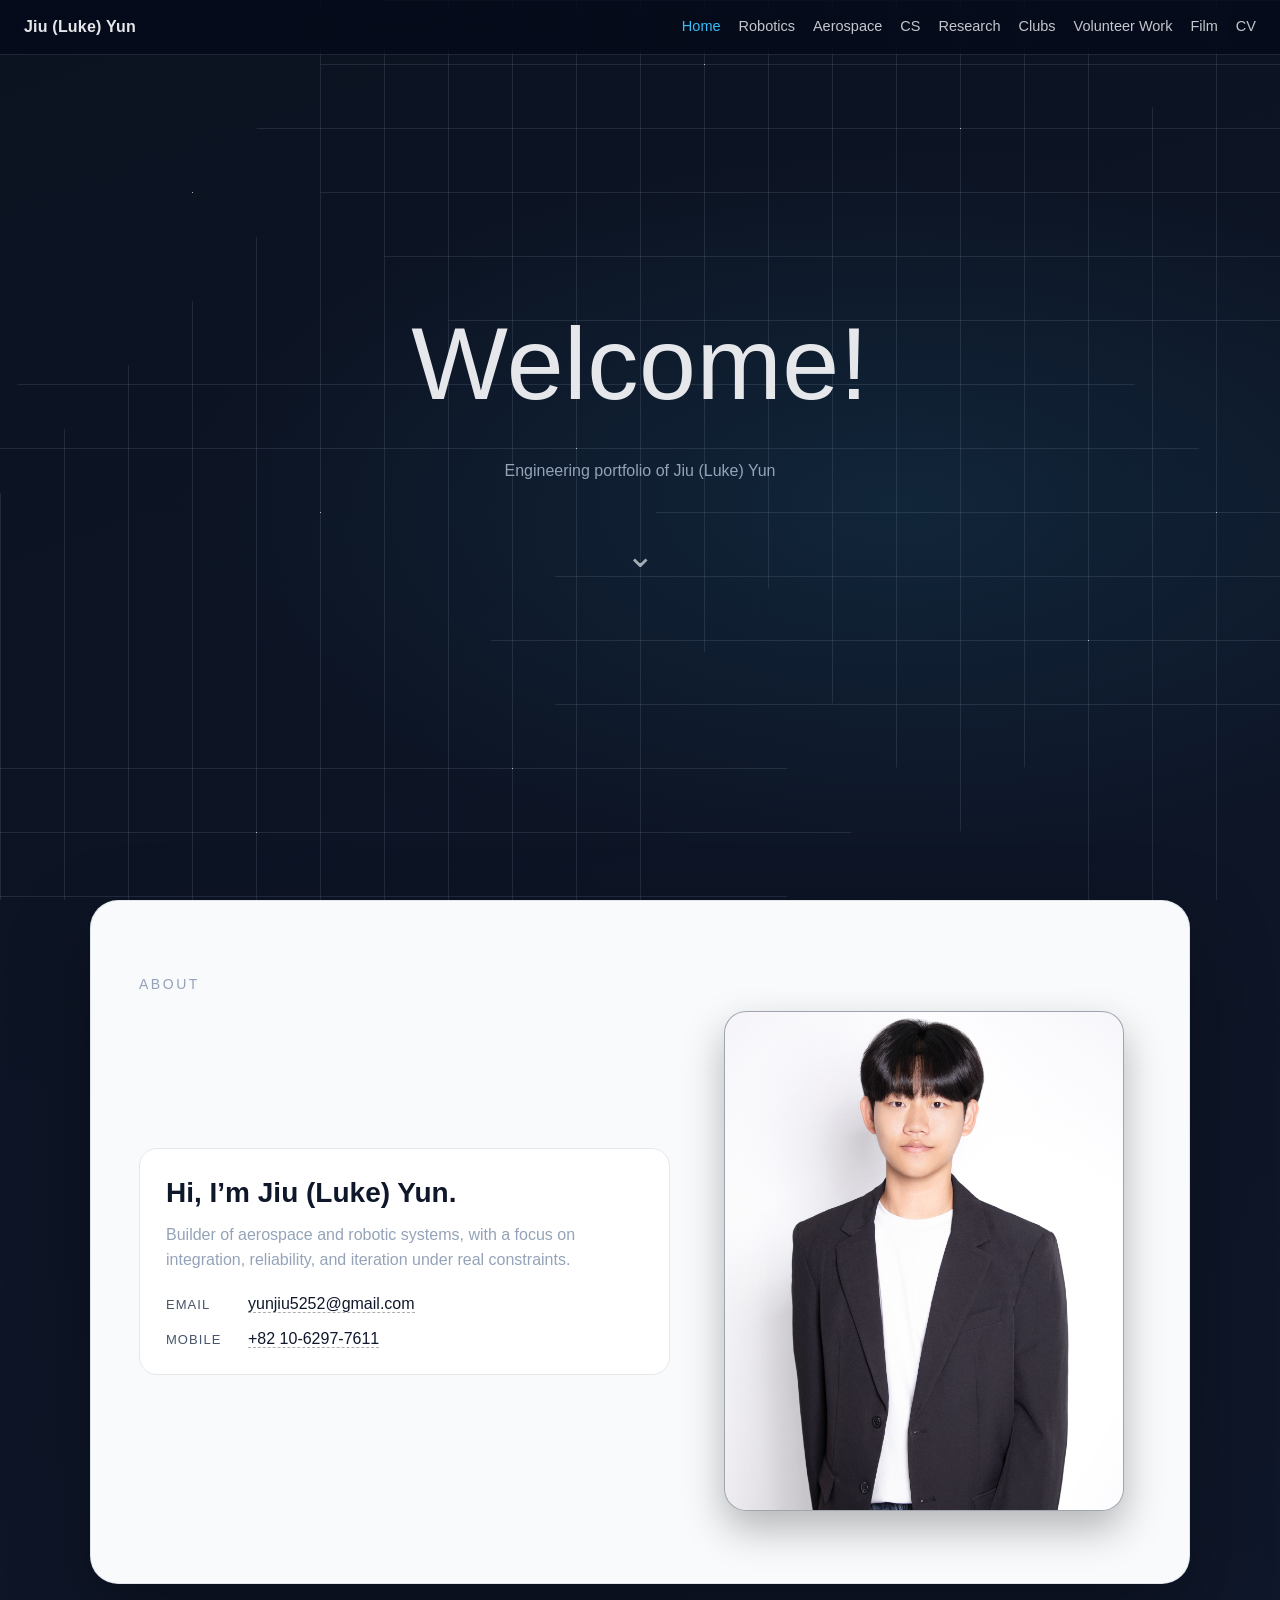
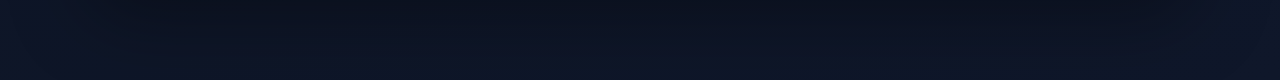
<file: index.html>
<!doctype html>
<html lang="en">
<head>
  <meta charset="UTF-8" />
  <meta name="viewport" content="width=device-width, initial-scale=1" />
  <title>Jiu (Luke) Yun</title>
  <link rel="icon" href="favicon.ico?v=2" sizes="any" />
  <link rel="icon" href="assets/icons/favicon.svg?v=2" type="image/svg+xml" />
  <link rel="apple-touch-icon" href="assets/icons/apple-touch-icon.png?v=2" />
  <link rel="manifest" href="site.webmanifest" />
  <meta name="theme-color" content="#0b1220" />
  <link rel="stylesheet" href="styles/main.css?v=18" />
  <script>
    try{ if(!sessionStorage.getItem('bpIntro')){ document.documentElement.classList.add('bp-intro'); sessionStorage.setItem('bpIntro','1'); } }catch(e){}
    setTimeout(function(){ document.documentElement.classList.add('bp-done'); }, 4500);
  </script>
  <script src="scripts/blueprint.js?v=3" defer></script>
</head>
<body>

<header class="topbar">
  <div class="brand">Jiu (Luke) Yun</div>
  <nav class="nav">
    <a href="index.html" class="active">Home</a>
    <a href="robotics.html">Robotics</a>
    <a href="aerospace.html">Aerospace</a>
    <a href="cs.html">CS</a>
    <a href="research.html">Research</a>
    <a href="clubs.html">Clubs</a>
    <a href="volunteer.html">Volunteer Work</a>
    <a href="film.html">Film</a>
    <a href="cv.html">CV</a>
  </nav>
</header>

<main class="heroWrap">
  <section class="hero">
    <h1>Welcome!</h1>
    <p>Engineering portfolio of Jiu (Luke) Yun</p>
    <a class="downLink" href="#about" aria-label="Scroll to about">⌄</a>
  </section>
</main>
<section class="section" id="about">
  <p class="sectionTitle">About</p>

  <div class="aboutGrid">
    <div class="aboutCard">
      <h2 class="aboutLead">Hi, I’m Jiu (Luke) Yun.</h2>
      <p class="aboutBody">
        Builder of aerospace and robotic systems, with a focus on integration, reliability, and iteration under real constraints.
      </p>

      <div class="contactList">
        <div class="contactItem">
          <div class="contactLabel">Email</div>
          <div class="contactValue">
            <a href="mailto:yunjiu5252@gmail.com">yunjiu5252@gmail.com</a>
          </div>
        </div>

        <div class="contactItem">
          <div class="contactLabel">Mobile</div>
          <div class="contactValue">
            <a href="tel:+821062977611">+82 10-6297-7611</a>
          </div>
        </div>
      </div>
    </div>

    <div class="profileWrap">
      <img class="profileImg" src="assets/img/profile.jpeg" alt="Portrait of Jiu (Luke) Yun" />
    </div>
  </div>
</section>

<script src="scripts/main.js"></script>
<script>
  window.goatcounter={no_onload:true};
  window.addEventListener('load',function(){
    var ua=navigator.userAgent||'';
    if(navigator.webdriver||/HeadlessChrome|facebookexternalhit|facebookcatalog|meta-externalagent|meta-externalfetcher|Facebot|bot|crawler|spider|preview/i.test(ua))return;
    var t=setInterval(function(){if(window.goatcounter&&window.goatcounter.count){clearInterval(t);window.goatcounter.count();}},100);
    setTimeout(function(){clearInterval(t)},10000);
  });
</script>
<script data-goatcounter="https://lukeyun.goatcounter.com/count" async src="//gc.zgo.at/count.js"></script>
</body>
</html>
</file>
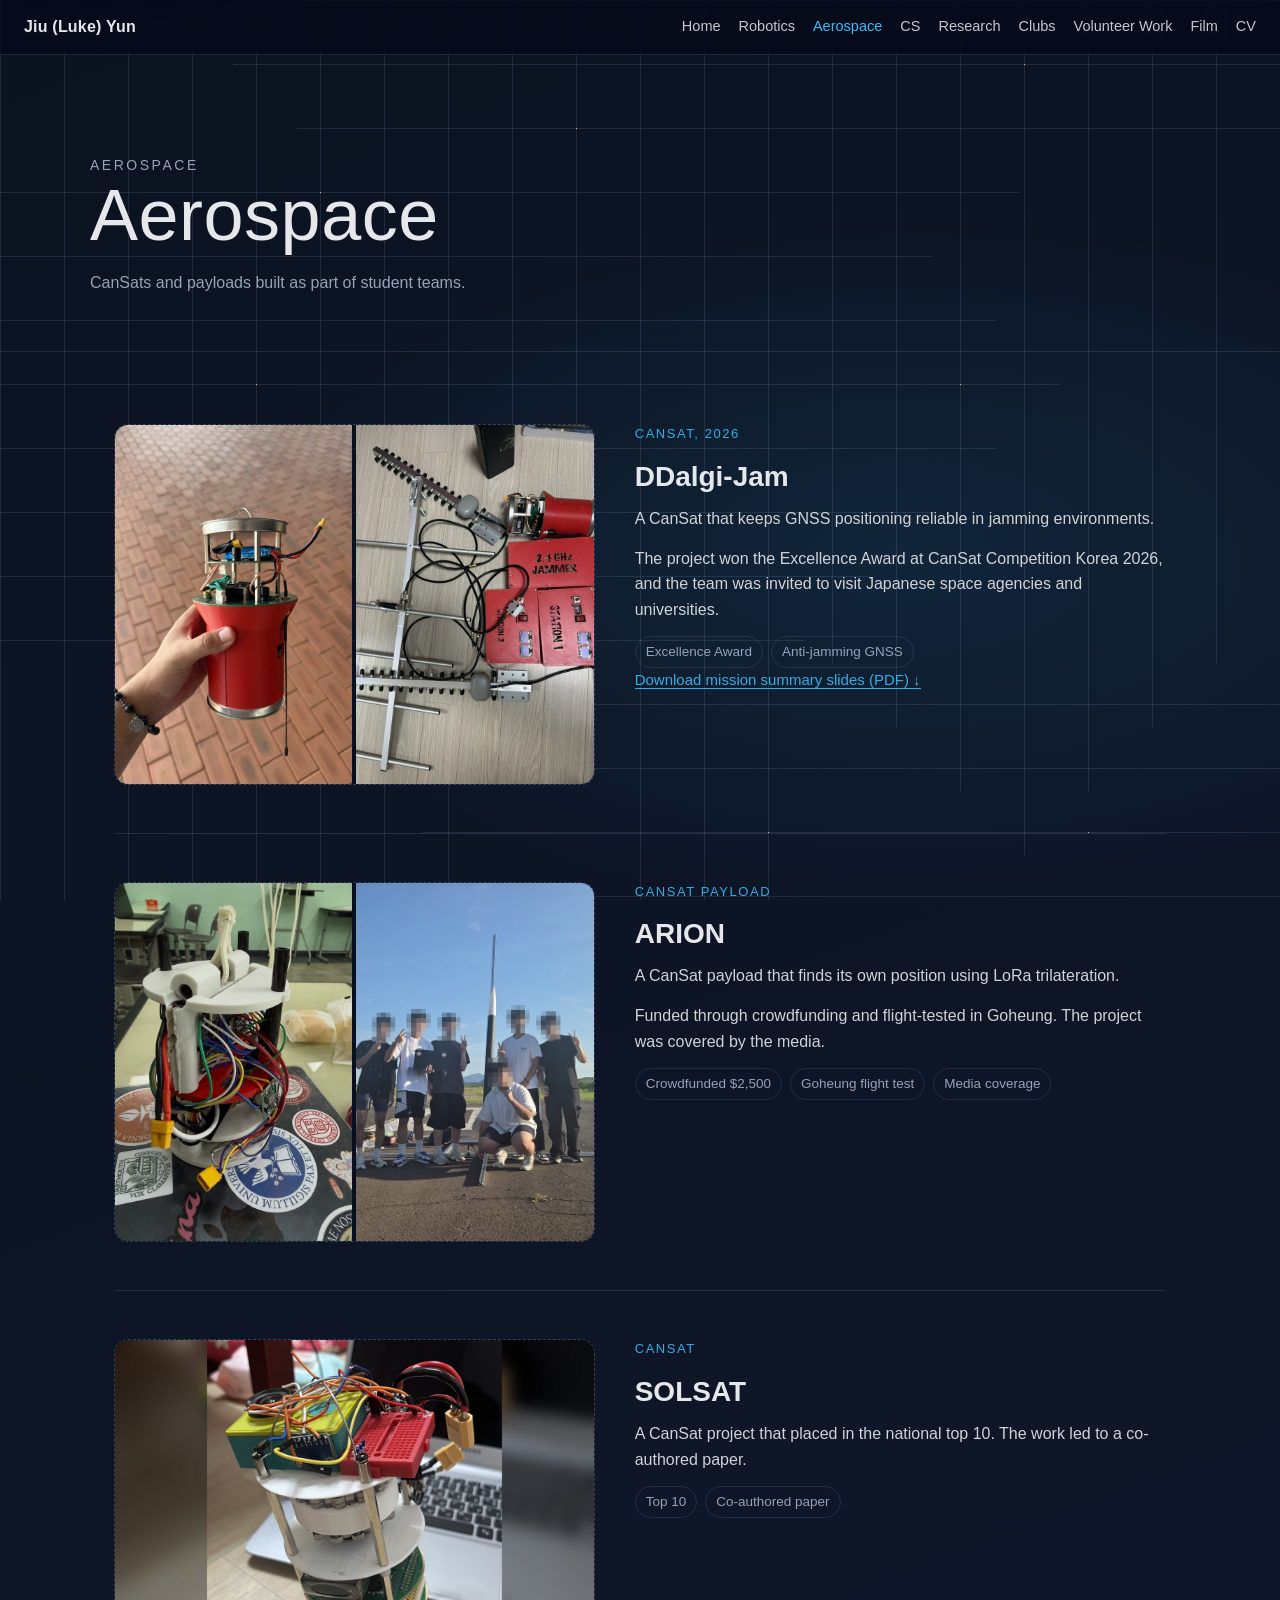
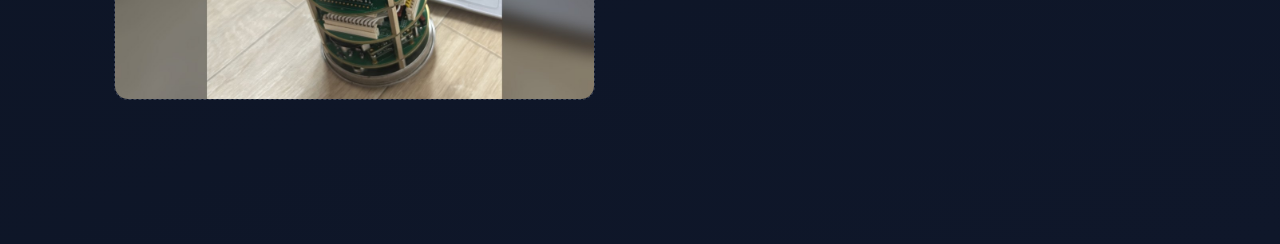
<file: aerospace.html>
<!doctype html>
<html lang="en">
<head>
  <meta charset="UTF-8" />
  <meta name="viewport" content="width=device-width, initial-scale=1" />
  <title>Aerospace | Jiu (Luke) Yun</title>
  <link rel="icon" href="favicon.ico?v=2" sizes="any" />
  <link rel="icon" href="assets/icons/favicon.svg?v=2" type="image/svg+xml" />
  <link rel="apple-touch-icon" href="assets/icons/apple-touch-icon.png?v=2" />
  <link rel="manifest" href="site.webmanifest" />
  <meta name="theme-color" content="#0b1220" />
  <link rel="stylesheet" href="styles/main.css?v=18" />
  <script>
    try{ if(!sessionStorage.getItem('bpIntro')){ document.documentElement.classList.add('bp-intro'); sessionStorage.setItem('bpIntro','1'); } }catch(e){}
    setTimeout(function(){ document.documentElement.classList.add('bp-done'); }, 4500);
  </script>
  <script src="scripts/blueprint.js?v=3" defer></script>
</head>
<body>

<header class="topbar">
  <div class="brand">Jiu (Luke) Yun</div>
  <nav class="nav">
    <a href="index.html">Home</a>
    <a href="robotics.html">Robotics</a>
    <a href="aerospace.html" class="active">Aerospace</a>
    <a href="cs.html">CS</a>
    <a href="research.html">Research</a>
    <a href="clubs.html">Clubs</a>
    <a href="volunteer.html">Volunteer Work</a>
    <a href="film.html">Film</a>
    <a href="cv.html">CV</a>
  </nav>
</header>

<section class="pageHead">
  <div class="pageHeadInner">
    <p class="sectionTitle">Aerospace</p>
    <h1>Aerospace</h1>
    <p>CanSats and payloads built as part of student teams.</p>
  </div>
</section>

<main class="projectList">
  <article class="project">
    <div class="projectMedia duo"><img src="assets/projects/ddalgijam-1.jpg" alt="DDalgi-Jam CanSat" loading="lazy"><img src="assets/projects/ddalgijam-2.jpg" alt="DDalgi-Jam ground stations, jammer, and antennas" loading="lazy"></div>
    <div>
      <p class="projectMeta">CanSat, 2026</p>
      <h2>DDalgi-Jam</h2>
      <p>A CanSat that keeps GNSS positioning reliable in jamming environments.</p>
      <p>The project won the Excellence Award at CanSat Competition Korea 2026, and the team was invited to visit Japanese space agencies and universities.</p>
      <ul class="tags"><li>Excellence Award</li><li>Anti-jamming GNSS</li></ul>
      <p class="projectLink"><a href="assets/docs/ddalgijam-mission-summary.pdf" download="DDalgi-Jam-Mission-Summary.pdf">Download mission summary slides (PDF) &darr;</a></p>
    </div>
  </article>

  <article class="project">
    <div class="projectMedia duo"><img src="assets/projects/arion-1.jpg" alt="ARION payload" loading="lazy"><img src="assets/projects/arion-team.jpg" alt="ARION team at the launch site" loading="lazy" style="object-position:47% 50%"></div>
    <div>
      <p class="projectMeta">CanSat payload</p>
      <h2>ARION</h2>
      <p>A CanSat payload that finds its own position using LoRa trilateration.</p>
      <p>Funded through crowdfunding and flight-tested in Goheung. The project was covered by the media.</p>
      <ul class="tags"><li>Crowdfunded $2,500</li><li>Goheung flight test</li><li>Media coverage</li></ul>
    </div>
  </article>

  <article class="project">
    <div class="projectMedia"><img src="assets/projects/solsat.jpg" alt="SOLSAT CanSat" loading="lazy"></div>
    <div>
      <p class="projectMeta">CanSat</p>
      <h2>SOLSAT</h2>
      <p>A CanSat project that placed in the national top 10. The work led to a co-authored paper.</p>
      <ul class="tags"><li>Top 10</li><li>Co-authored paper</li></ul>
    </div>
  </article>
</main>

<script src="scripts/main.js"></script>
<script>
  window.goatcounter={no_onload:true};
  window.addEventListener('load',function(){
    var ua=navigator.userAgent||'';
    if(navigator.webdriver||/HeadlessChrome|facebookexternalhit|facebookcatalog|meta-externalagent|meta-externalfetcher|Facebot|bot|crawler|spider|preview/i.test(ua))return;
    var t=setInterval(function(){if(window.goatcounter&&window.goatcounter.count){clearInterval(t);window.goatcounter.count();}},100);
    setTimeout(function(){clearInterval(t)},10000);
  });
</script>
<script data-goatcounter="https://lukeyun.goatcounter.com/count" async src="//gc.zgo.at/count.js"></script>
</body>
</html>
</file>
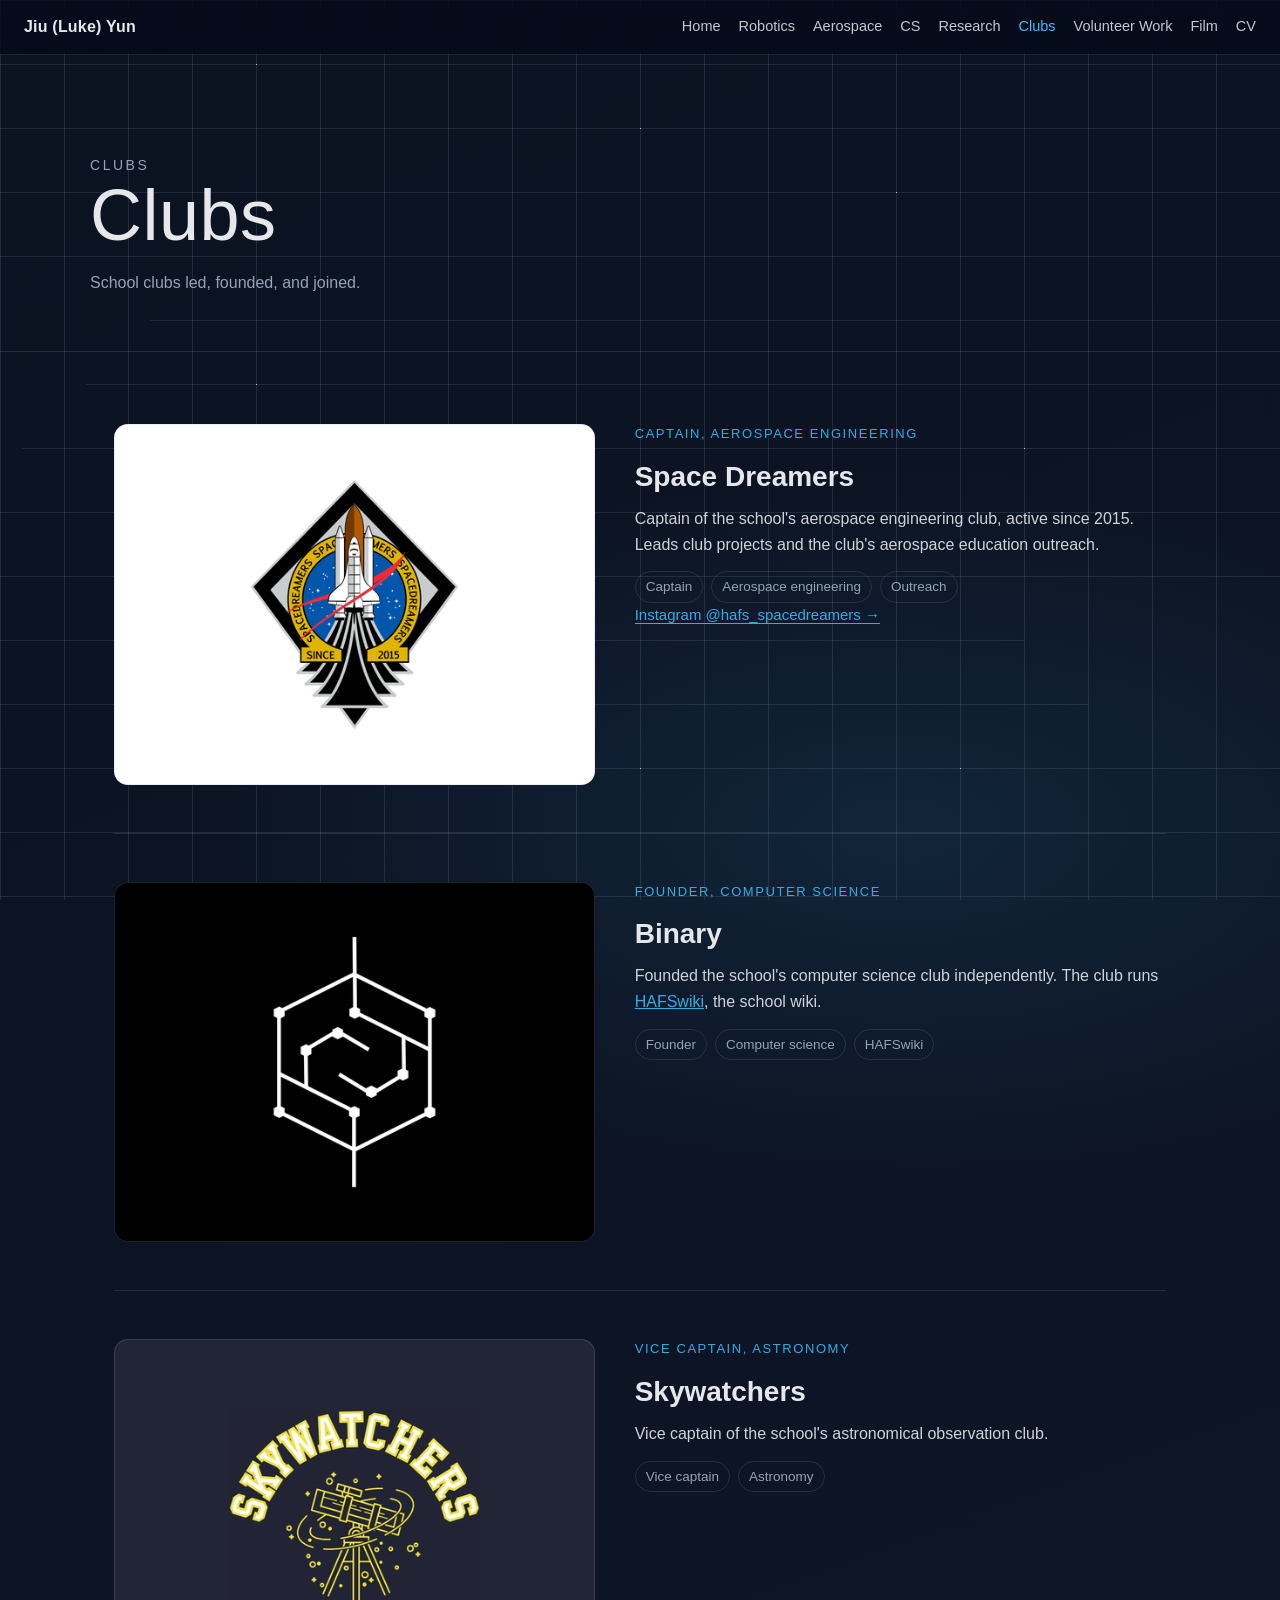
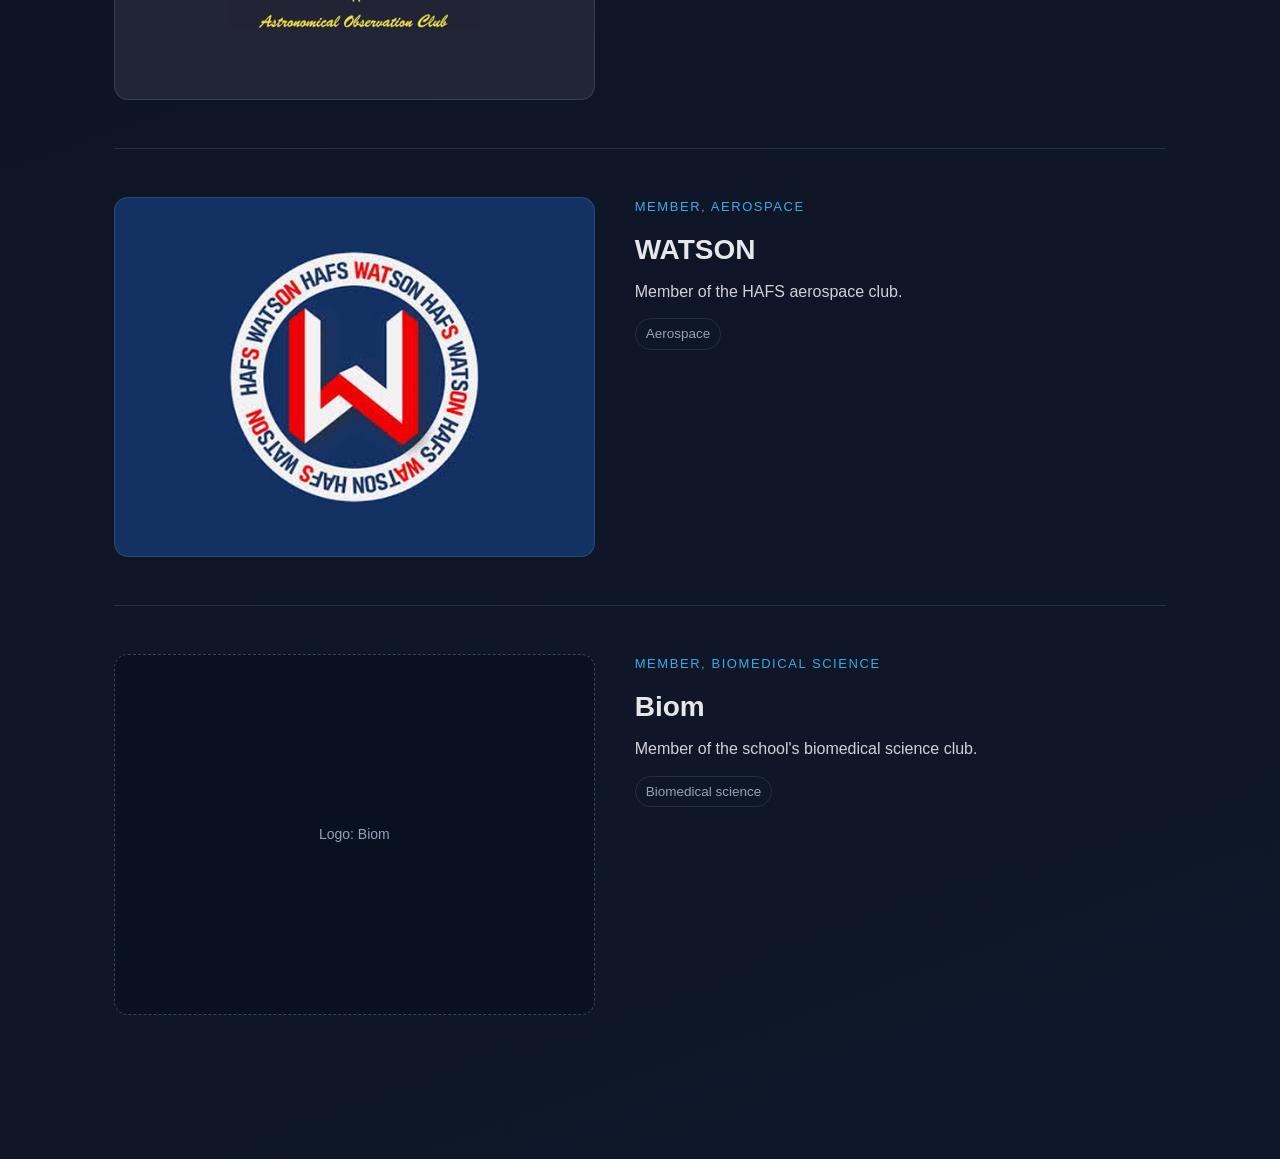
<file: clubs.html>
<!doctype html>
<html lang="en">
<head>
  <meta charset="UTF-8" />
  <meta name="viewport" content="width=device-width, initial-scale=1" />
  <title>Clubs | Jiu (Luke) Yun</title>
  <link rel="icon" href="favicon.ico?v=2" sizes="any" />
  <link rel="icon" href="assets/icons/favicon.svg?v=2" type="image/svg+xml" />
  <link rel="apple-touch-icon" href="assets/icons/apple-touch-icon.png?v=2" />
  <link rel="manifest" href="site.webmanifest" />
  <meta name="theme-color" content="#0b1220" />
  <link rel="stylesheet" href="styles/main.css?v=18" />
  <script>
    try{ if(!sessionStorage.getItem('bpIntro')){ document.documentElement.classList.add('bp-intro'); sessionStorage.setItem('bpIntro','1'); } }catch(e){}
    setTimeout(function(){ document.documentElement.classList.add('bp-done'); }, 4500);
  </script>
  <script src="scripts/blueprint.js?v=3" defer></script>
</head>
<body>

<header class="topbar">
  <div class="brand">Jiu (Luke) Yun</div>
  <nav class="nav">
    <a href="index.html">Home</a>
    <a href="robotics.html">Robotics</a>
    <a href="aerospace.html">Aerospace</a>
    <a href="cs.html">CS</a>
    <a href="research.html">Research</a>
    <a href="clubs.html" class="active">Clubs</a>
    <a href="volunteer.html">Volunteer Work</a>
    <a href="film.html">Film</a>
    <a href="cv.html">CV</a>
  </nav>
</header>

<section class="pageHead">
  <div class="pageHeadInner">
    <p class="sectionTitle">Clubs</p>
    <h1>Clubs</h1>
    <p>School clubs led, founded, and joined.</p>
  </div>
</section>

<main class="projectList">
  <article class="project">
    <div class="projectMedia logoMedia" style="background:#ffffff"><img src="assets/clubs/space-dreamers.png" alt="Space Dreamers logo" loading="lazy"></div>
    <div>
      <p class="projectMeta">Captain, aerospace engineering</p>
      <h2>Space Dreamers</h2>
      <p>Captain of the school's aerospace engineering club, active since 2015. Leads club projects and the club's aerospace education outreach.</p>
      <ul class="tags"><li>Captain</li><li>Aerospace engineering</li><li>Outreach</li></ul>
      <p class="projectLink"><a href="https://www.instagram.com/hafs_spacedreamers/" target="_blank" rel="noopener">Instagram @hafs_spacedreamers &rarr;</a></p>
    </div>
  </article>

  <article class="project">
    <div class="projectMedia logoMedia" style="background:#000000"><img src="assets/clubs/binary.png" alt="Binary logo" loading="lazy"></div>
    <div>
      <p class="projectMeta">Founder, computer science</p>
      <h2>Binary</h2>
      <p>Founded the school's computer science club independently. The club runs <a href="https://hafs.wiki" target="_blank" rel="noopener">HAFSwiki</a>, the school wiki.</p>
      <ul class="tags"><li>Founder</li><li>Computer science</li><li>HAFSwiki</li></ul>
    </div>
  </article>

  <article class="project">
    <div class="projectMedia logoMedia" style="background:#222535"><img src="assets/clubs/skywatchers.png" alt="Skywatchers logo" loading="lazy"></div>
    <div>
      <p class="projectMeta">Vice captain, astronomy</p>
      <h2>Skywatchers</h2>
      <p>Vice captain of the school's astronomical observation club.</p>
      <ul class="tags"><li>Vice captain</li><li>Astronomy</li></ul>
    </div>
  </article>

  <article class="project">
    <div class="projectMedia logoMedia" style="background:#133163"><img src="assets/clubs/watson.png" alt="WATSON logo" loading="lazy"></div>
    <div>
      <p class="projectMeta">Member, aerospace</p>
      <h2>WATSON</h2>
      <p>Member of the HAFS aerospace club.</p>
      <ul class="tags"><li>Aerospace</li></ul>
    </div>
  </article>

  <article class="project">
    <div class="projectMedia">Logo: Biom</div>
    <div>
      <p class="projectMeta">Member, biomedical science</p>
      <h2>Biom</h2>
      <p>Member of the school's biomedical science club.</p>
      <ul class="tags"><li>Biomedical science</li></ul>
    </div>
  </article>
</main>

<script src="scripts/main.js"></script>
<script>
  window.goatcounter={no_onload:true};
  window.addEventListener('load',function(){
    var ua=navigator.userAgent||'';
    if(navigator.webdriver||/HeadlessChrome|facebookexternalhit|facebookcatalog|meta-externalagent|meta-externalfetcher|Facebot|bot|crawler|spider|preview/i.test(ua))return;
    var t=setInterval(function(){if(window.goatcounter&&window.goatcounter.count){clearInterval(t);window.goatcounter.count();}},100);
    setTimeout(function(){clearInterval(t)},10000);
  });
</script>
<script data-goatcounter="https://lukeyun.goatcounter.com/count" async src="//gc.zgo.at/count.js"></script>
</body>
</html>
</file>
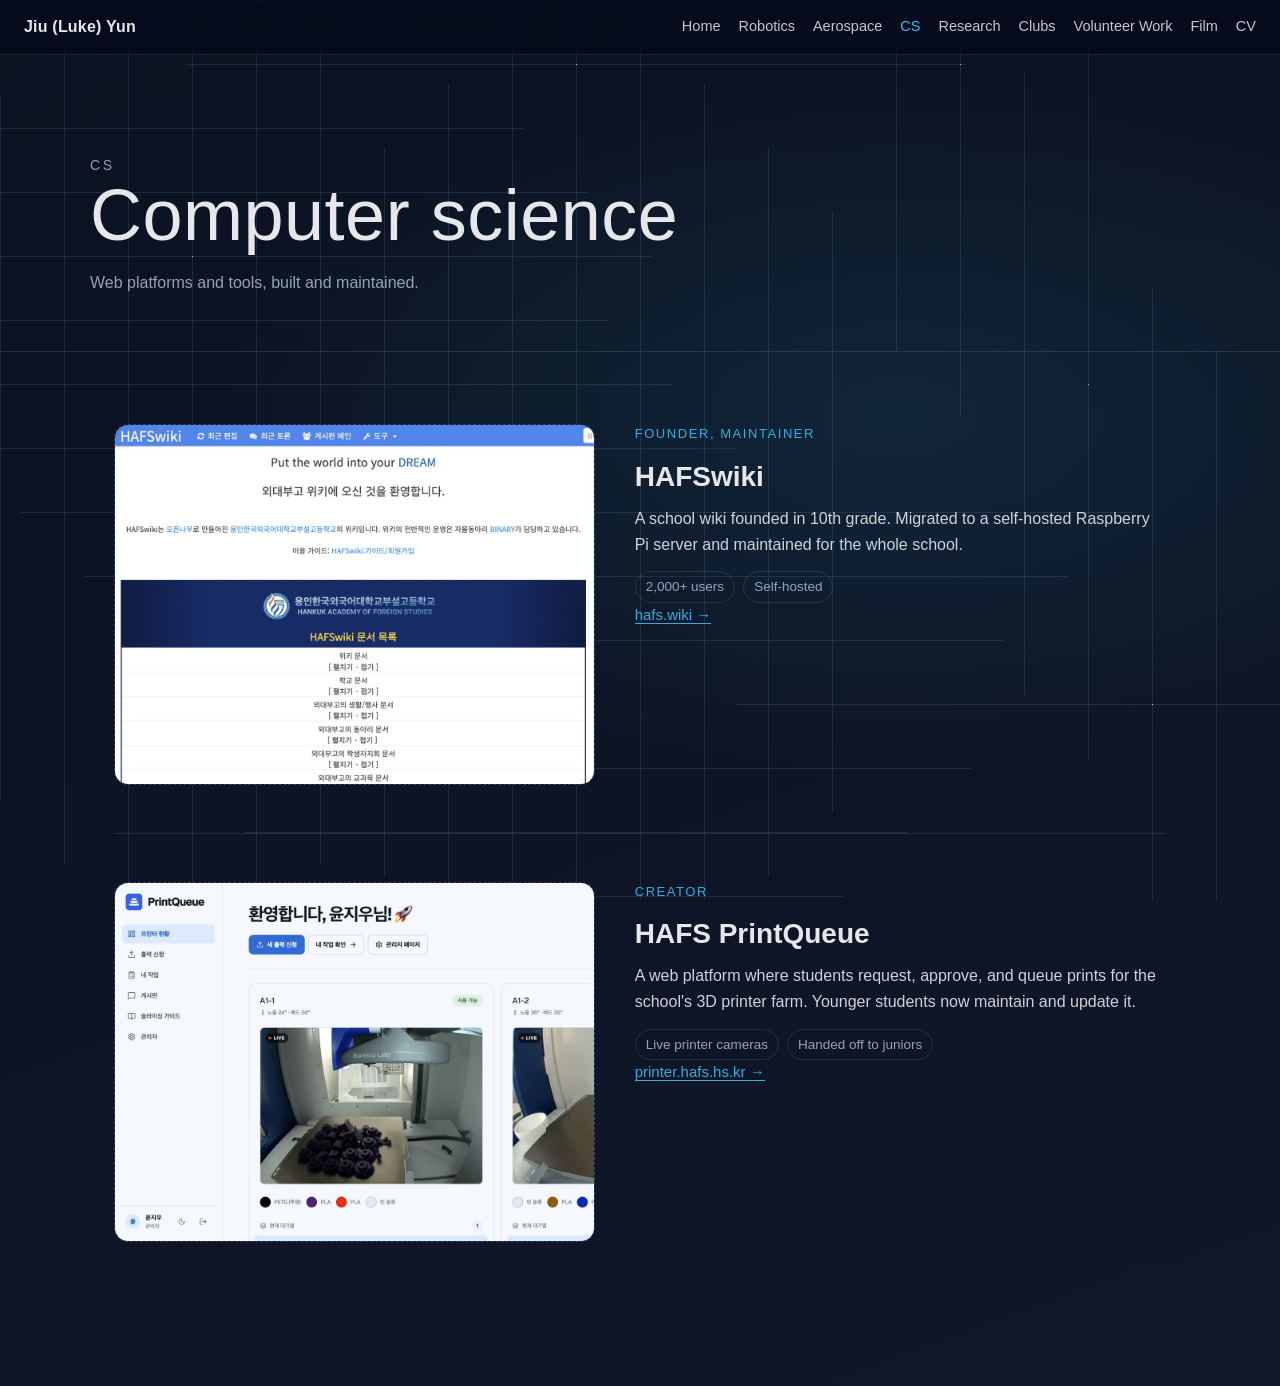
<file: cs.html>
<!doctype html>
<html lang="en">
<head>
  <meta charset="UTF-8" />
  <meta name="viewport" content="width=device-width, initial-scale=1" />
  <title>CS | Jiu (Luke) Yun</title>
  <link rel="icon" href="favicon.ico?v=2" sizes="any" />
  <link rel="icon" href="assets/icons/favicon.svg?v=2" type="image/svg+xml" />
  <link rel="apple-touch-icon" href="assets/icons/apple-touch-icon.png?v=2" />
  <link rel="manifest" href="site.webmanifest" />
  <meta name="theme-color" content="#0b1220" />
  <link rel="stylesheet" href="styles/main.css?v=18" />
  <script>
    try{ if(!sessionStorage.getItem('bpIntro')){ document.documentElement.classList.add('bp-intro'); sessionStorage.setItem('bpIntro','1'); } }catch(e){}
    setTimeout(function(){ document.documentElement.classList.add('bp-done'); }, 4500);
  </script>
  <script src="scripts/blueprint.js?v=3" defer></script>
</head>
<body>

<header class="topbar">
  <div class="brand">Jiu (Luke) Yun</div>
  <nav class="nav">
    <a href="index.html">Home</a>
    <a href="robotics.html">Robotics</a>
    <a href="aerospace.html">Aerospace</a>
    <a href="cs.html" class="active">CS</a>
    <a href="research.html">Research</a>
    <a href="clubs.html">Clubs</a>
    <a href="volunteer.html">Volunteer Work</a>
    <a href="film.html">Film</a>
    <a href="cv.html">CV</a>
  </nav>
</header>

<section class="pageHead">
  <div class="pageHeadInner">
    <p class="sectionTitle">CS</p>
    <h1>Computer science</h1>
    <p>Web platforms and tools, built and maintained.</p>
  </div>
</section>

<main class="projectList">
  <article class="project">
    <a class="projectMedia" href="https://hafs.wiki" target="_blank" rel="noopener"><img src="assets/projects/hafswiki.jpg" alt="HAFSwiki main page" loading="lazy"></a>
    <div>
      <p class="projectMeta">Founder, maintainer</p>
      <h2>HAFSwiki</h2>
      <p>A school wiki founded in 10th grade. Migrated to a self-hosted Raspberry Pi server and maintained for the whole school.</p>
      <ul class="tags"><li>2,000+ users</li><li>Self-hosted</li></ul>
      <p class="projectLink"><a href="https://hafs.wiki" target="_blank" rel="noopener">hafs.wiki &rarr;</a></p>
    </div>
  </article>

  <article class="project">
    <a class="projectMedia" href="https://printer.hafs.hs.kr/" target="_blank" rel="noopener"><img src="assets/projects/printqueue.jpg" alt="HAFS PrintQueue printer status page" loading="lazy"></a>
    <div>
      <p class="projectMeta">Creator</p>
      <h2>HAFS PrintQueue</h2>
      <p>A web platform where students request, approve, and queue prints for the school's 3D printer farm. Younger students now maintain and update it.</p>
      <ul class="tags"><li>Live printer cameras</li><li>Handed off to juniors</li></ul>
      <p class="projectLink"><a href="https://printer.hafs.hs.kr/" target="_blank" rel="noopener">printer.hafs.hs.kr &rarr;</a></p>
    </div>
  </article>

</main>

<script src="scripts/main.js"></script>
<script>
  window.goatcounter={no_onload:true};
  window.addEventListener('load',function(){
    var ua=navigator.userAgent||'';
    if(navigator.webdriver||/HeadlessChrome|facebookexternalhit|facebookcatalog|meta-externalagent|meta-externalfetcher|Facebot|bot|crawler|spider|preview/i.test(ua))return;
    var t=setInterval(function(){if(window.goatcounter&&window.goatcounter.count){clearInterval(t);window.goatcounter.count();}},100);
    setTimeout(function(){clearInterval(t)},10000);
  });
</script>
<script data-goatcounter="https://lukeyun.goatcounter.com/count" async src="//gc.zgo.at/count.js"></script>
</body>
</html>
</file>
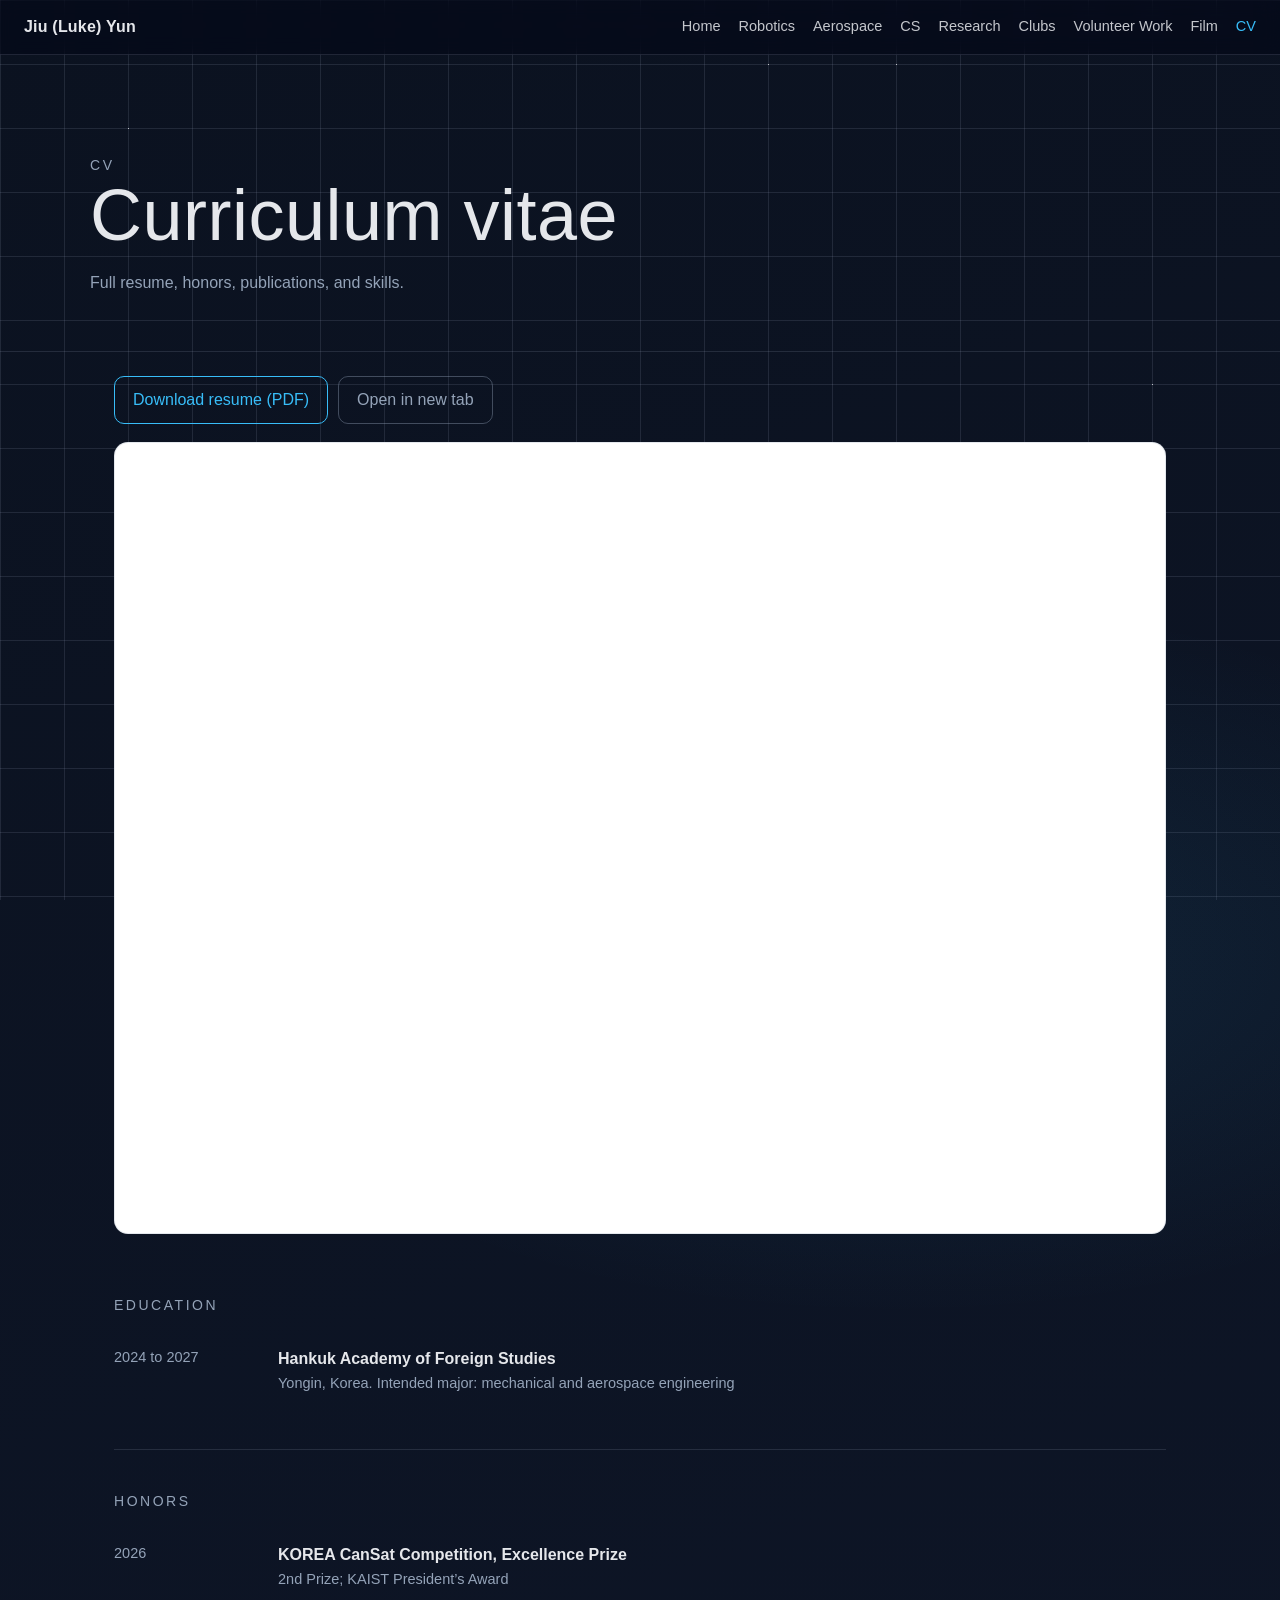
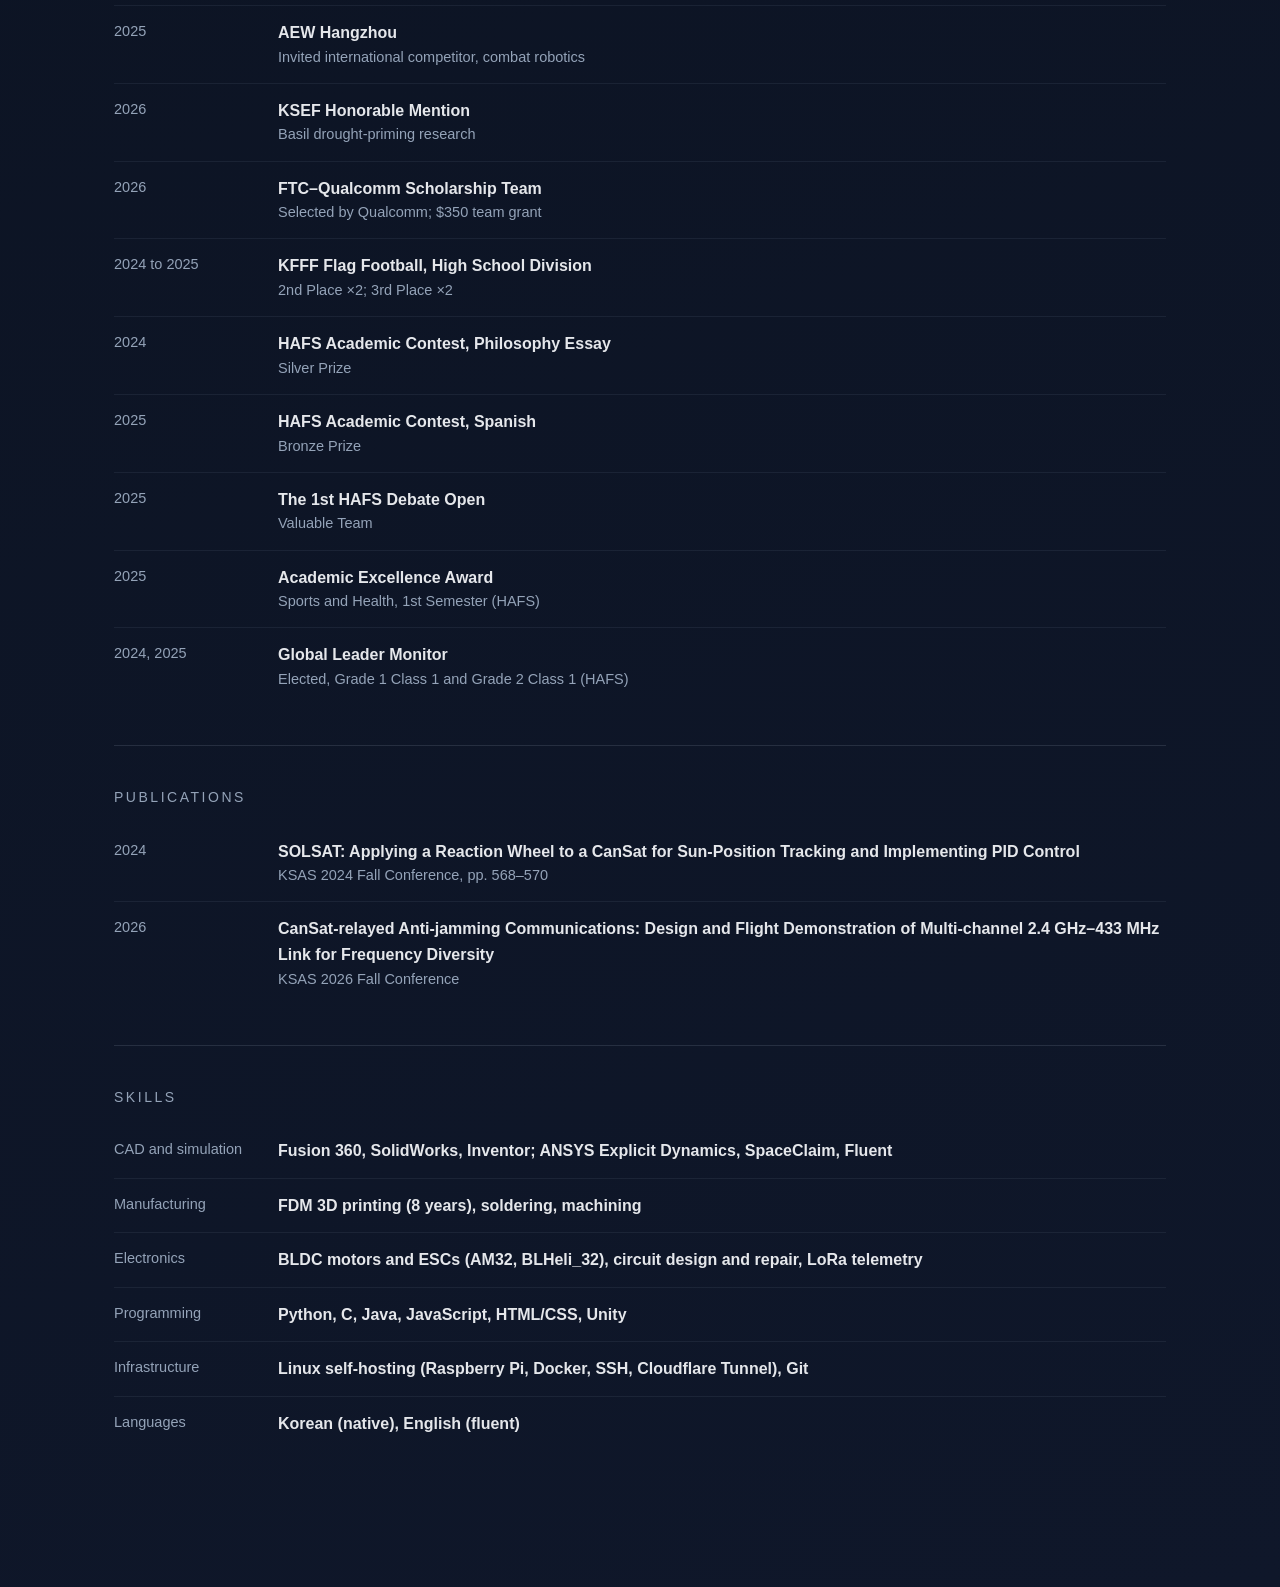
<file: cv.html>
<!doctype html>
<html lang="en">
<head>
  <meta charset="UTF-8" />
  <meta name="viewport" content="width=device-width, initial-scale=1" />
  <title>CV | Jiu (Luke) Yun</title>
  <link rel="icon" href="favicon.ico?v=2" sizes="any" />
  <link rel="icon" href="assets/icons/favicon.svg?v=2" type="image/svg+xml" />
  <link rel="apple-touch-icon" href="assets/icons/apple-touch-icon.png?v=2" />
  <link rel="manifest" href="site.webmanifest" />
  <meta name="theme-color" content="#0b1220" />
  <link rel="stylesheet" href="styles/main.css?v=18" />
  <script>
    try{ if(!sessionStorage.getItem('bpIntro')){ document.documentElement.classList.add('bp-intro'); sessionStorage.setItem('bpIntro','1'); } }catch(e){}
    setTimeout(function(){ document.documentElement.classList.add('bp-done'); }, 4500);
  </script>
  <script src="scripts/blueprint.js?v=3" defer></script>
</head>
<body>

<header class="topbar">
  <div class="brand">Jiu (Luke) Yun</div>
  <nav class="nav">
    <a href="index.html">Home</a>
    <a href="robotics.html">Robotics</a>
    <a href="aerospace.html">Aerospace</a>
    <a href="cs.html">CS</a>
    <a href="research.html">Research</a>
    <a href="clubs.html">Clubs</a>
    <a href="volunteer.html">Volunteer Work</a>
    <a href="film.html">Film</a>
    <a href="cv.html" class="active">CV</a>
  </nav>
</header>

<section class="pageHead">
  <div class="pageHeadInner">
    <p class="sectionTitle">CV</p>
    <h1>Curriculum vitae</h1>
    <p>Full resume, honors, publications, and skills.</p>
  </div>
</section>

<main class="cvWrap">
  <div class="cvActions">
    <a class="cvDownload" href="assets/Jiu_Yun_Resume.pdf?v=2" download="Jiu_Yun_Resume.pdf">Download resume (PDF)</a>
    <a class="cvDownload ghost" href="assets/Jiu_Yun_Resume.pdf?v=2" target="_blank" rel="noopener">Open in new tab</a>
  </div>
  <div class="cvViewer"><iframe src="assets/Jiu_Yun_Resume.pdf?v=2#view=FitH" title="Jiu Yun resume"></iframe></div>

  <section class="cvBlock">
    <p class="sectionTitle">Education</p>
      <div class="cvRow"><div class="cvDate">2024 to 2027</div><div><div class="cvTitle">Hankuk Academy of Foreign Studies</div><div class="cvSub">Yongin, Korea. Intended major: mechanical and aerospace engineering</div></div></div>
  </section>

  <section class="cvBlock">
    <p class="sectionTitle">Honors</p>
      <div class="cvRow"><div class="cvDate">2026</div><div><div class="cvTitle">KOREA CanSat Competition, Excellence Prize</div><div class="cvSub">2nd Prize; KAIST President’s Award</div></div></div>
      <div class="cvRow"><div class="cvDate">2025</div><div><div class="cvTitle">AEW Hangzhou</div><div class="cvSub">Invited international competitor, combat robotics</div></div></div>
      <div class="cvRow"><div class="cvDate">2026</div><div><div class="cvTitle">KSEF Honorable Mention</div><div class="cvSub">Basil drought-priming research</div></div></div>
      <div class="cvRow"><div class="cvDate">2026</div><div><div class="cvTitle">FTC–Qualcomm Scholarship Team</div><div class="cvSub">Selected by Qualcomm; $350 team grant</div></div></div>
      <div class="cvRow"><div class="cvDate">2024 to 2025</div><div><div class="cvTitle">KFFF Flag Football, High School Division</div><div class="cvSub">2nd Place ×2; 3rd Place ×2</div></div></div>
      <div class="cvRow"><div class="cvDate">2024</div><div><div class="cvTitle">HAFS Academic Contest, Philosophy Essay</div><div class="cvSub">Silver Prize</div></div></div>
      <div class="cvRow"><div class="cvDate">2025</div><div><div class="cvTitle">HAFS Academic Contest, Spanish</div><div class="cvSub">Bronze Prize</div></div></div>
      <div class="cvRow"><div class="cvDate">2025</div><div><div class="cvTitle">The 1st HAFS Debate Open</div><div class="cvSub">Valuable Team</div></div></div>
      <div class="cvRow"><div class="cvDate">2025</div><div><div class="cvTitle">Academic Excellence Award</div><div class="cvSub">Sports and Health, 1st Semester (HAFS)</div></div></div>
      <div class="cvRow"><div class="cvDate">2024, 2025</div><div><div class="cvTitle">Global Leader Monitor</div><div class="cvSub">Elected, Grade 1 Class 1 and Grade 2 Class 1 (HAFS)</div></div></div>
  </section>

  <section class="cvBlock">
    <p class="sectionTitle">Publications</p>
      <div class="cvRow"><div class="cvDate">2024</div><div><div class="cvTitle">SOLSAT: Applying a Reaction Wheel to a CanSat for Sun-Position Tracking and Implementing PID Control</div><div class="cvSub">KSAS 2024 Fall Conference, pp. 568–570</div></div></div>
      <div class="cvRow"><div class="cvDate">2026</div><div><div class="cvTitle">CanSat-relayed Anti-jamming Communications: Design and Flight Demonstration of Multi-channel 2.4 GHz–433 MHz Link for Frequency Diversity</div><div class="cvSub">KSAS 2026 Fall Conference</div></div></div>
  </section>

  <section class="cvBlock">
    <p class="sectionTitle">Skills</p>
      <div class="cvRow"><div class="cvDate">CAD and simulation</div><div><div class="cvTitle">Fusion 360, SolidWorks, Inventor; ANSYS Explicit Dynamics, SpaceClaim, Fluent</div><div class="cvSub"></div></div></div>
      <div class="cvRow"><div class="cvDate">Manufacturing</div><div><div class="cvTitle">FDM 3D printing (8 years), soldering, machining</div><div class="cvSub"></div></div></div>
      <div class="cvRow"><div class="cvDate">Electronics</div><div><div class="cvTitle">BLDC motors and ESCs (AM32, BLHeli_32), circuit design and repair, LoRa telemetry</div><div class="cvSub"></div></div></div>
      <div class="cvRow"><div class="cvDate">Programming</div><div><div class="cvTitle">Python, C, Java, JavaScript, HTML/CSS, Unity</div><div class="cvSub"></div></div></div>
      <div class="cvRow"><div class="cvDate">Infrastructure</div><div><div class="cvTitle">Linux self-hosting (Raspberry Pi, Docker, SSH, Cloudflare Tunnel), Git</div><div class="cvSub"></div></div></div>
      <div class="cvRow"><div class="cvDate">Languages</div><div><div class="cvTitle">Korean (native), English (fluent)</div><div class="cvSub"></div></div></div>
  </section>
</main>

<script src="scripts/main.js"></script>
<script>
  window.goatcounter={no_onload:true};
  window.addEventListener('load',function(){
    var ua=navigator.userAgent||'';
    if(navigator.webdriver||/HeadlessChrome|facebookexternalhit|facebookcatalog|meta-externalagent|meta-externalfetcher|Facebot|bot|crawler|spider|preview/i.test(ua))return;
    var t=setInterval(function(){if(window.goatcounter&&window.goatcounter.count){clearInterval(t);window.goatcounter.count();}},100);
    setTimeout(function(){clearInterval(t)},10000);
  });
</script>
<script data-goatcounter="https://lukeyun.goatcounter.com/count" async src="//gc.zgo.at/count.js"></script>
</body>
</html>
</file>
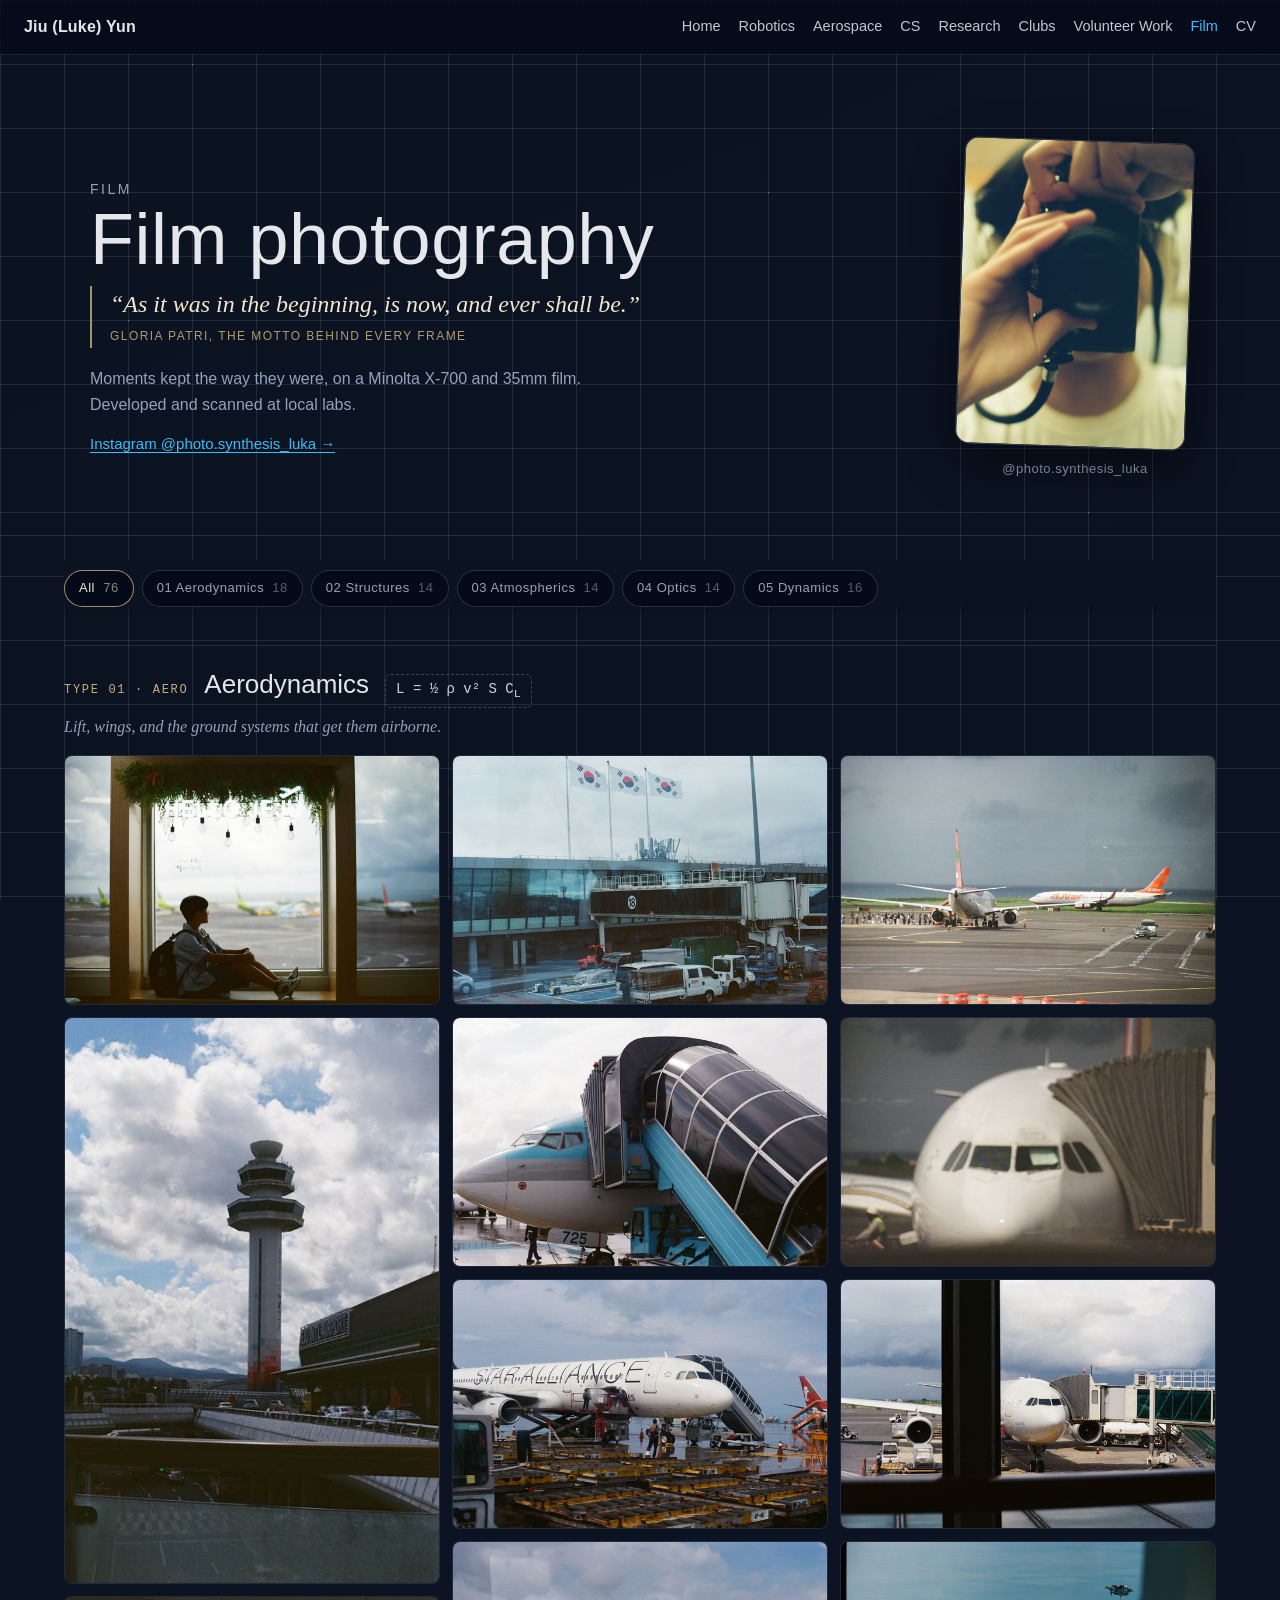
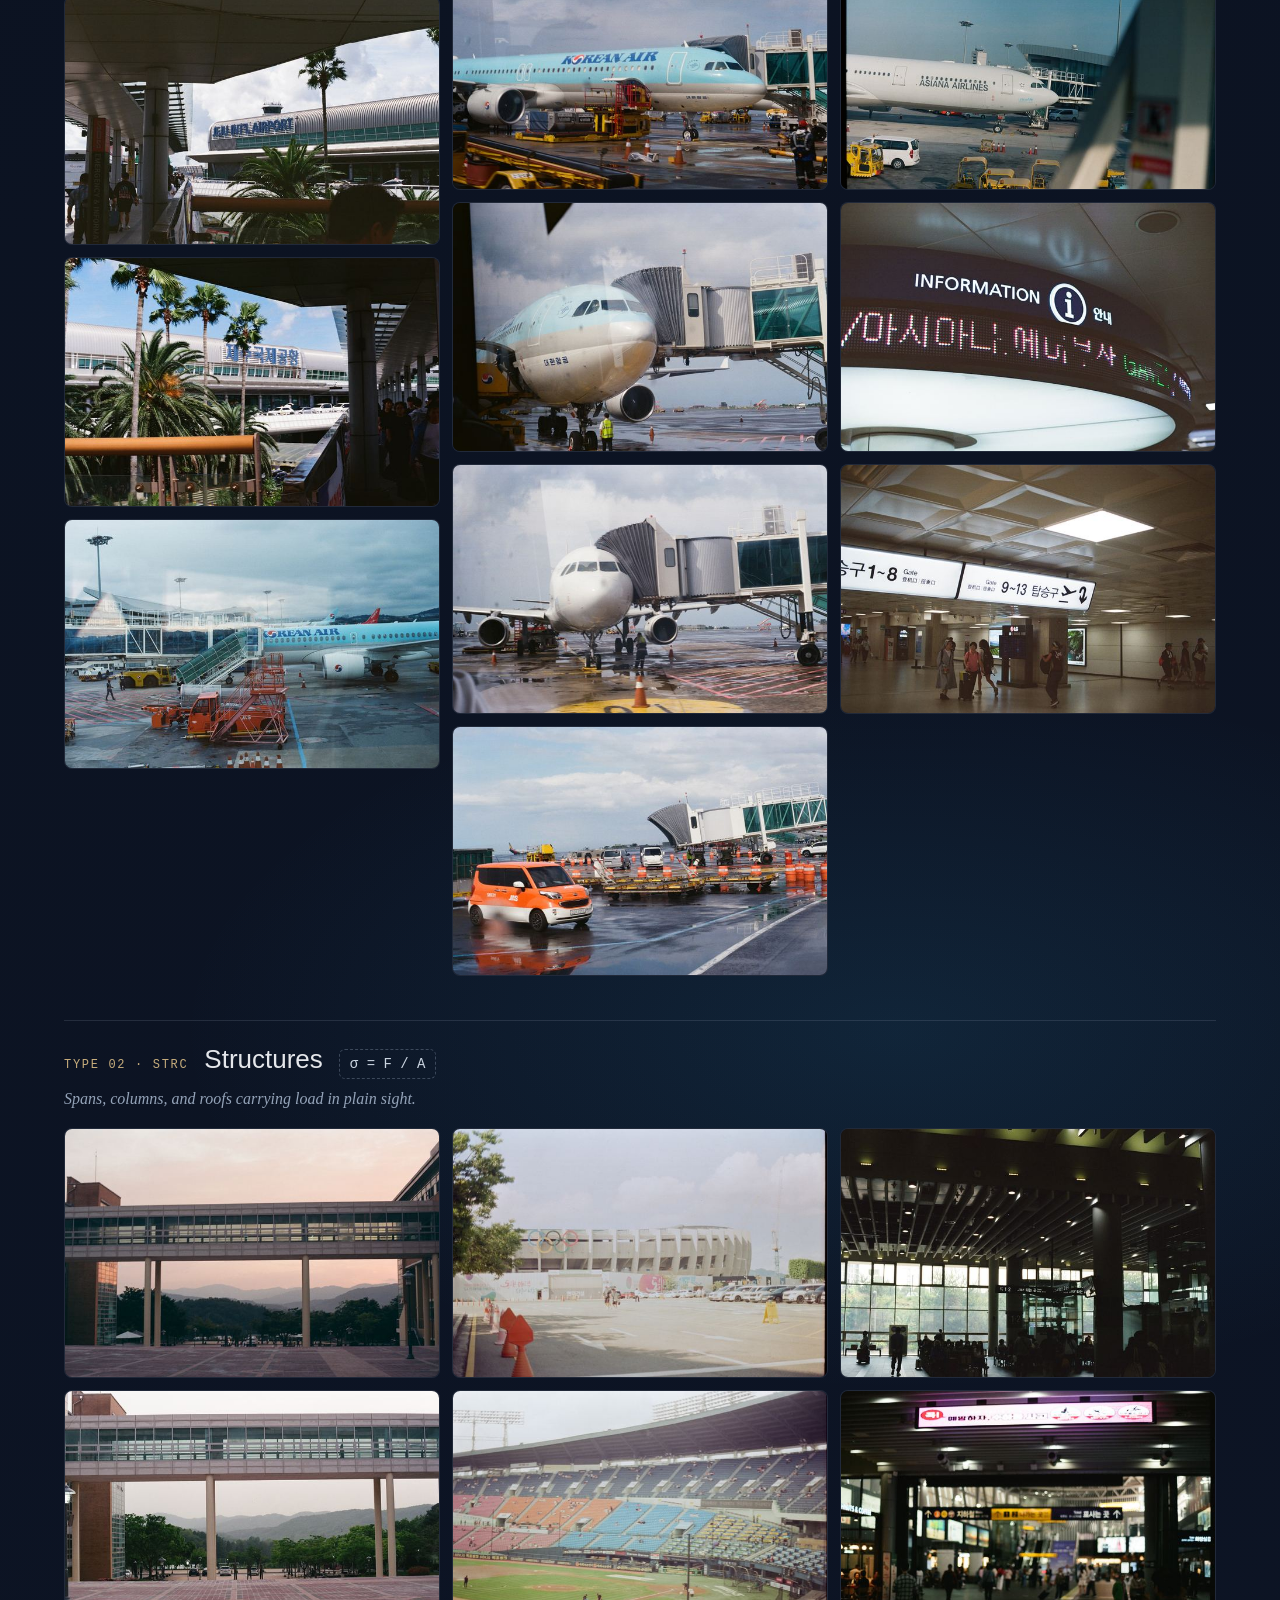
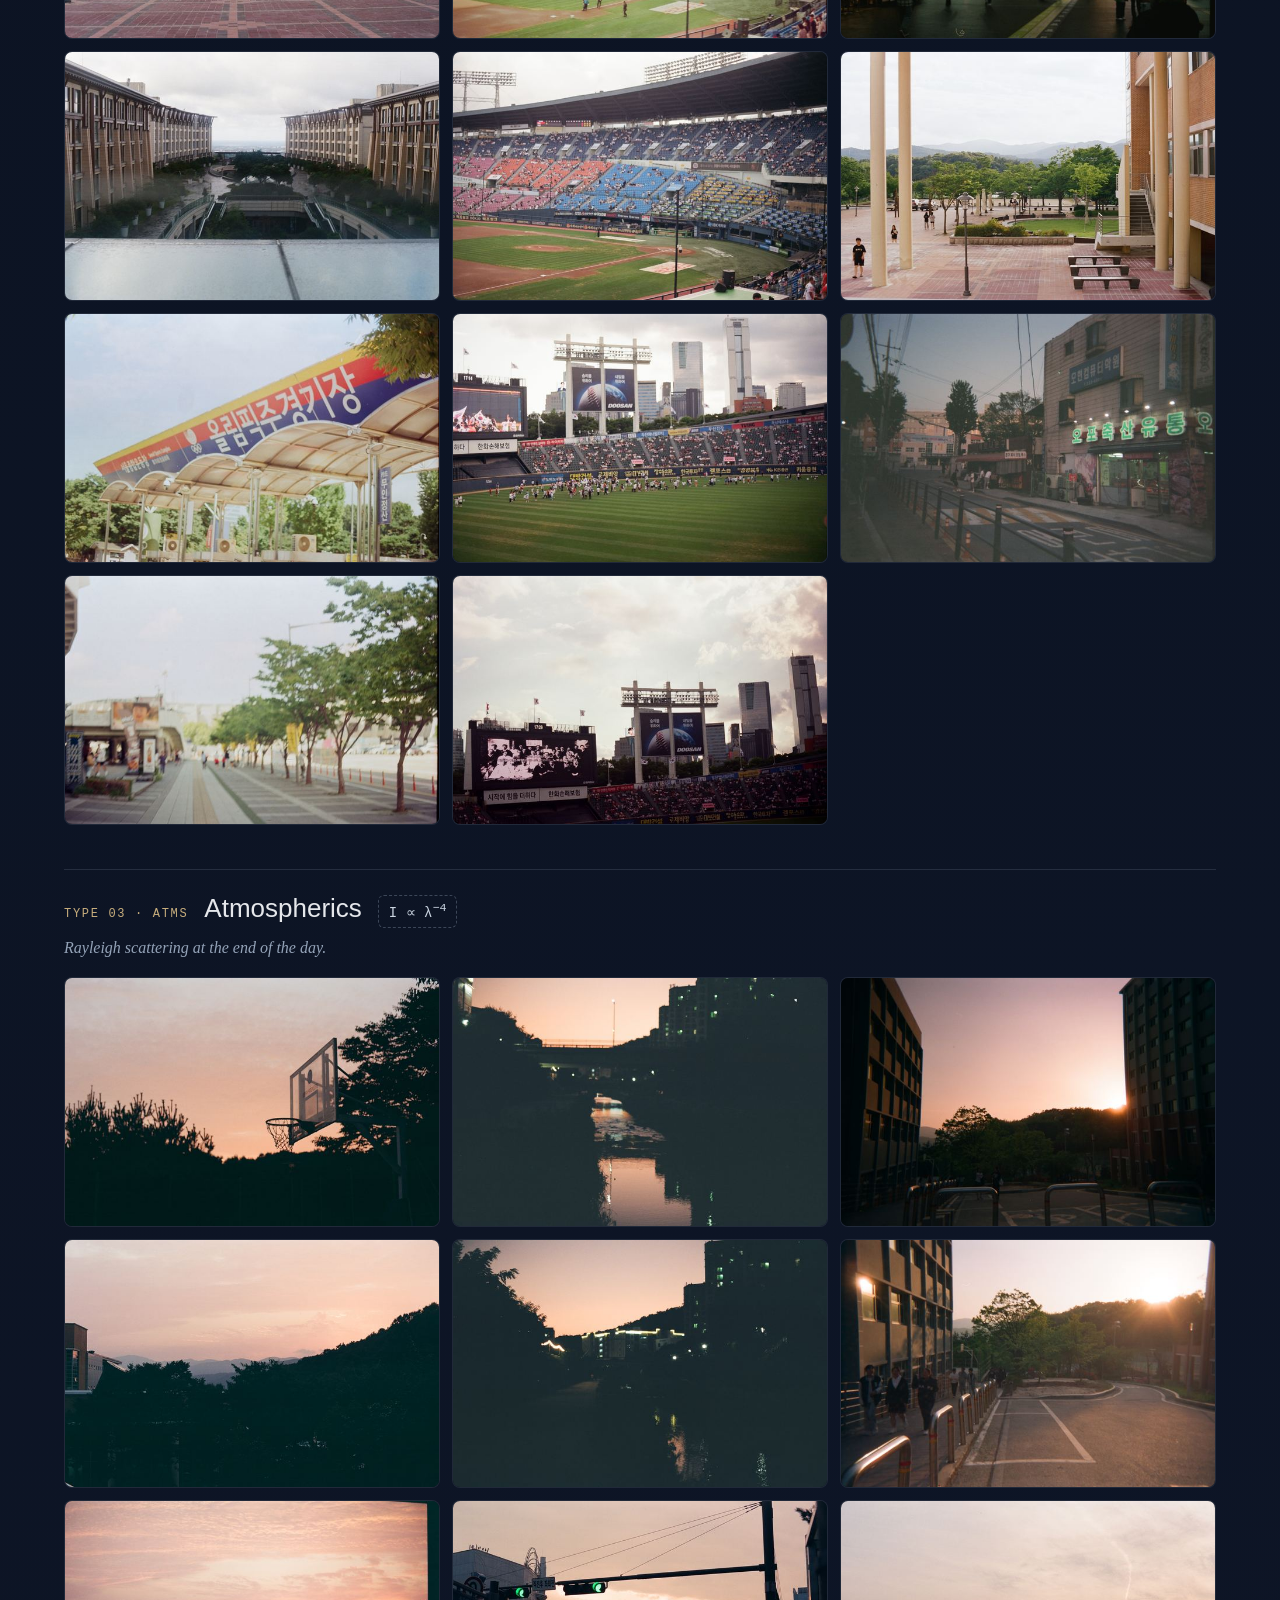
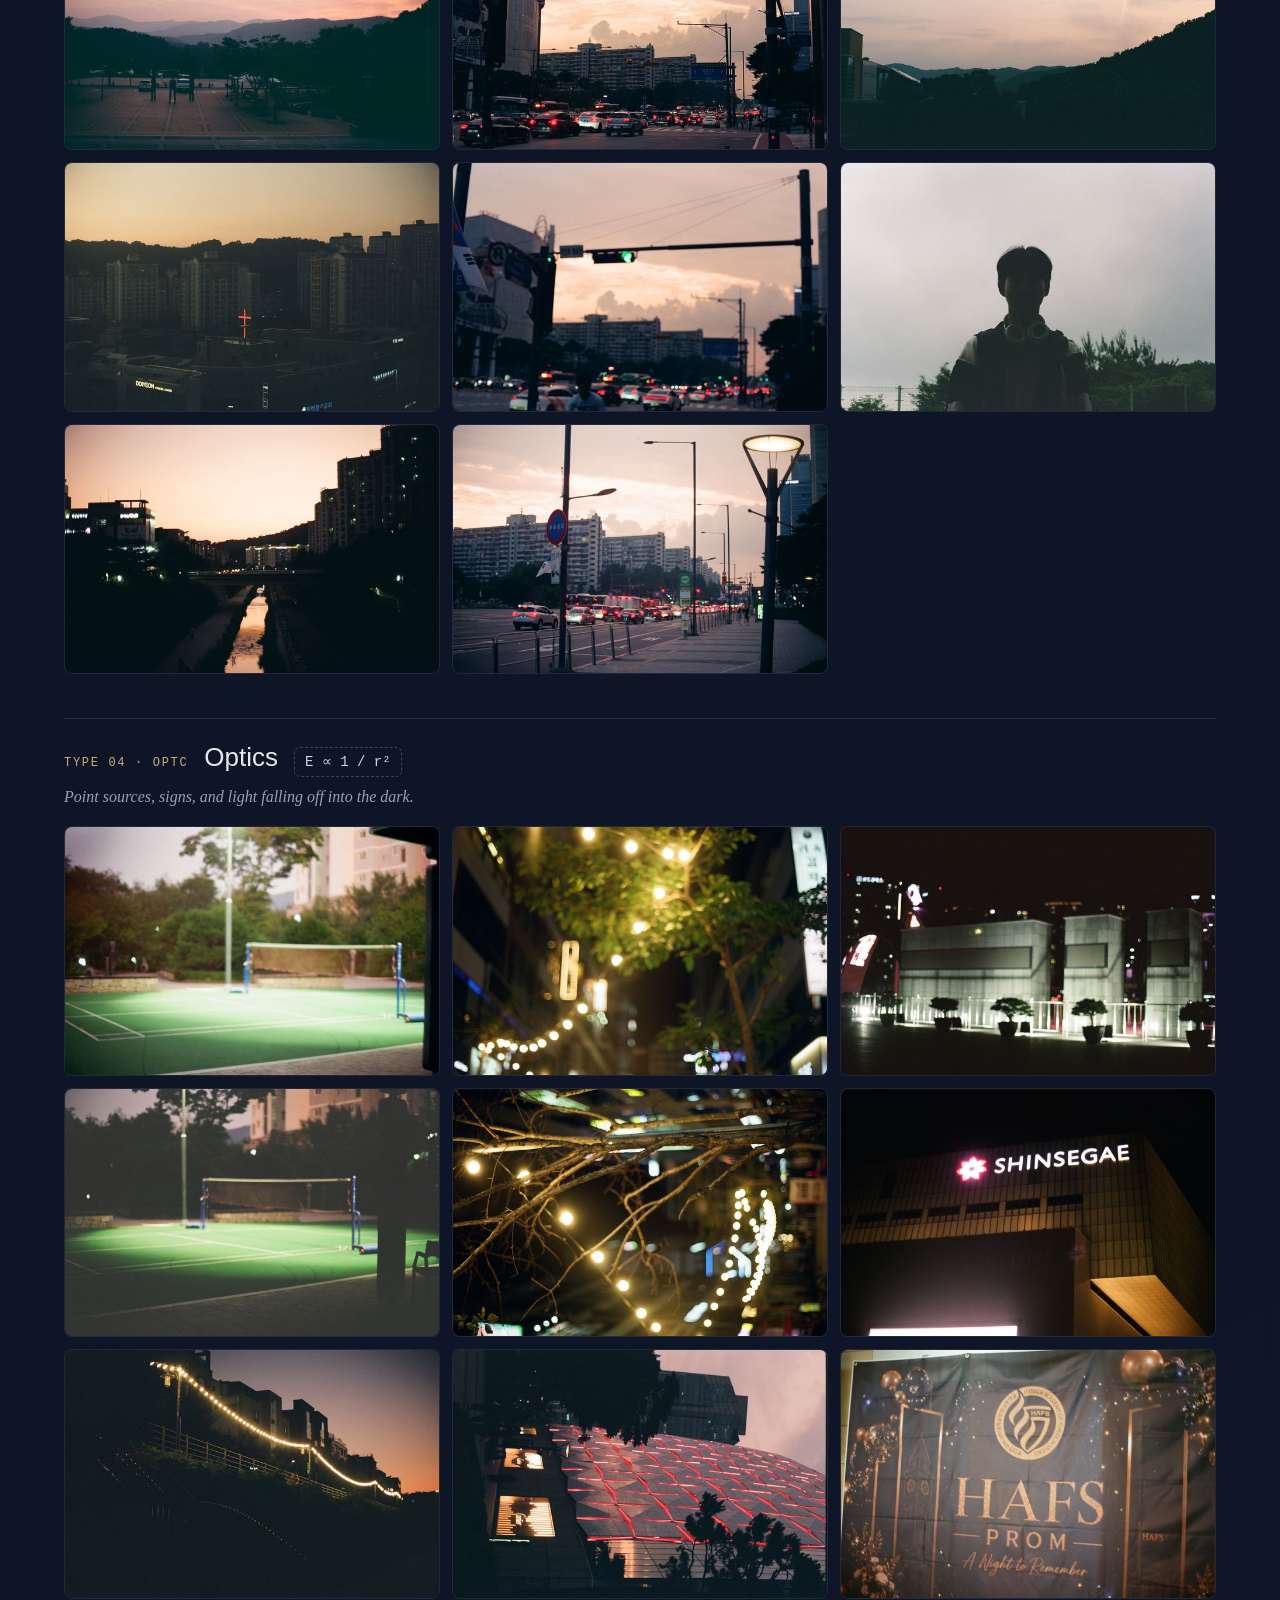
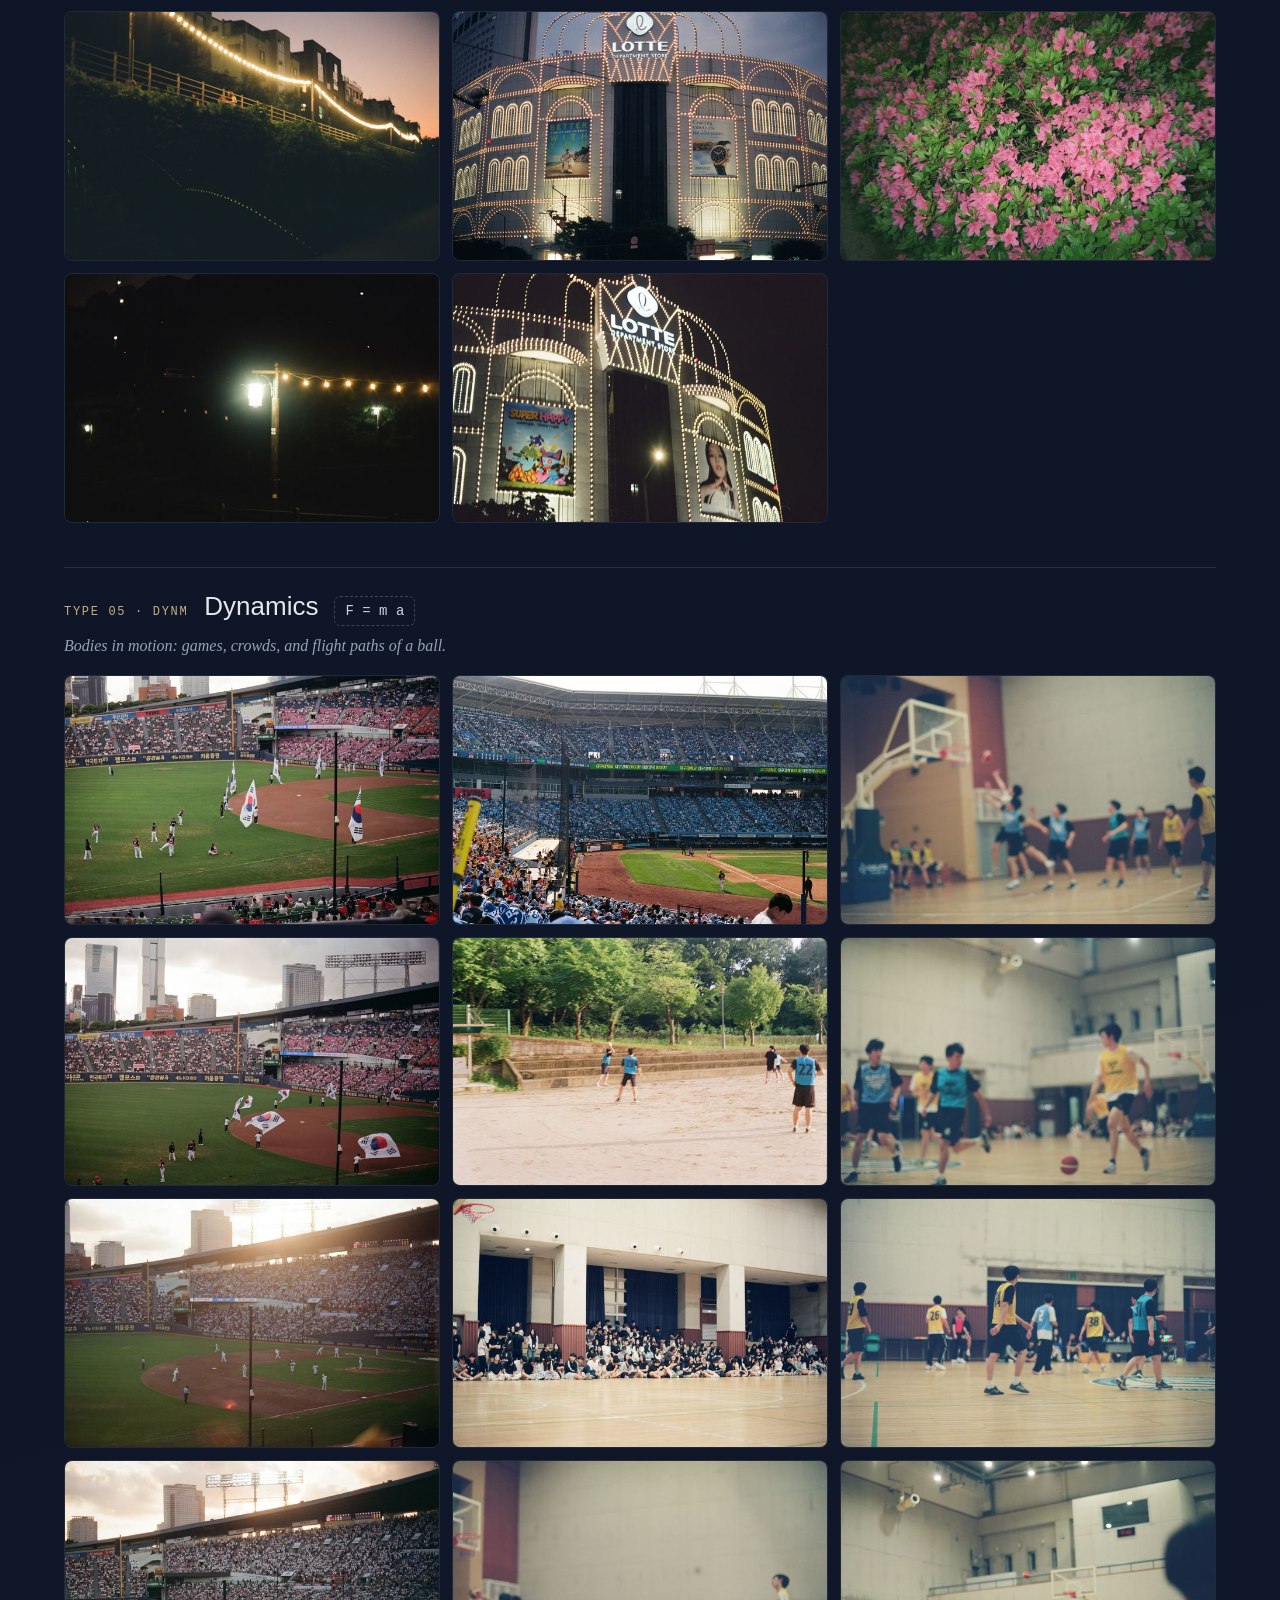
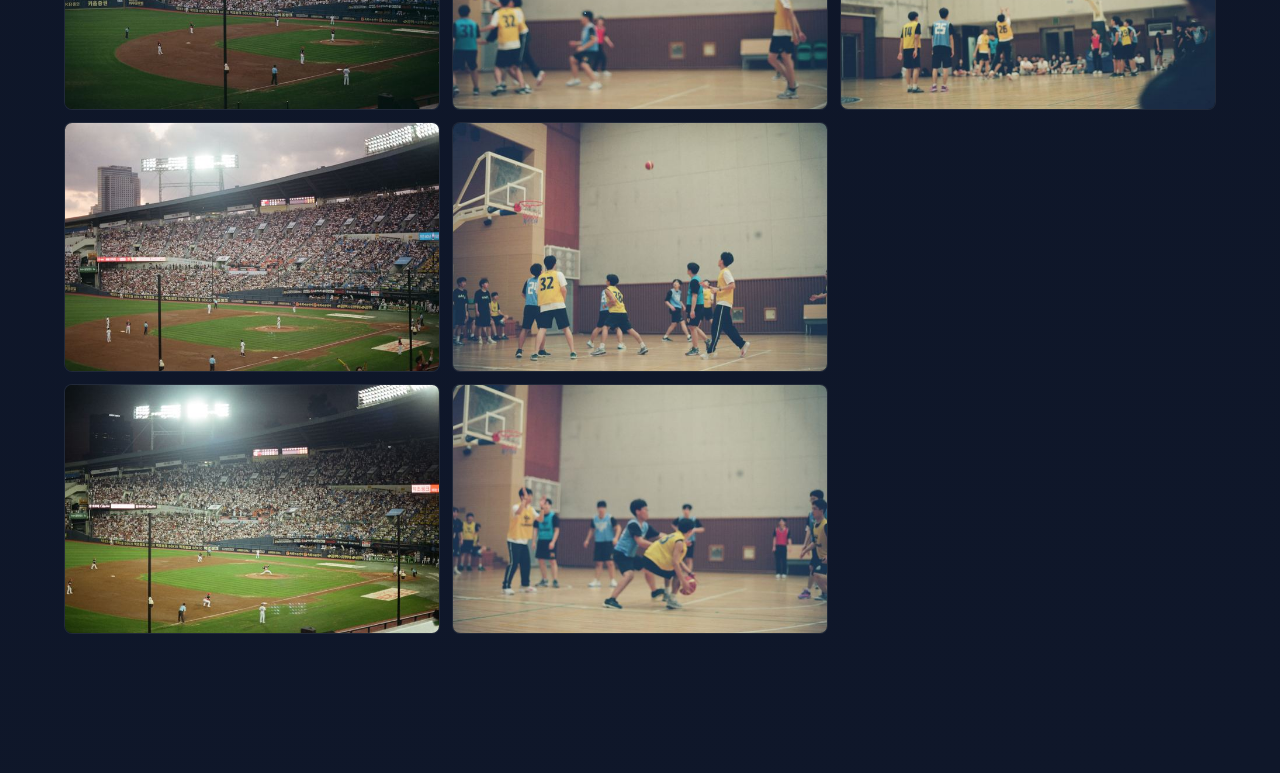
<file: film.html>
<!doctype html>
<html lang="en">
<head>
  <meta charset="UTF-8" />
  <meta name="viewport" content="width=device-width, initial-scale=1" />
  <title>Film | Jiu (Luke) Yun</title>
  <link rel="icon" href="favicon.ico?v=2" sizes="any" />
  <link rel="icon" href="assets/icons/favicon.svg?v=2" type="image/svg+xml" />
  <link rel="apple-touch-icon" href="assets/icons/apple-touch-icon.png?v=2" />
  <link rel="manifest" href="site.webmanifest" />
  <meta name="theme-color" content="#0b1220" />
  <link rel="stylesheet" href="styles/main.css?v=18" />
  <script>
    try{ if(!sessionStorage.getItem('bpIntro')){ document.documentElement.classList.add('bp-intro'); sessionStorage.setItem('bpIntro','1'); } }catch(e){}
    setTimeout(function(){ document.documentElement.classList.add('bp-done'); }, 4500);
  </script>
  <script src="scripts/blueprint.js?v=3" defer></script>
</head>
<body>

<header class="topbar">
  <div class="brand">Jiu (Luke) Yun</div>
  <nav class="nav">
    <a href="index.html">Home</a>
    <a href="robotics.html">Robotics</a>
    <a href="aerospace.html">Aerospace</a>
    <a href="cs.html">CS</a>
    <a href="research.html">Research</a>
    <a href="clubs.html">Clubs</a>
    <a href="volunteer.html">Volunteer Work</a>
    <a href="film.html" class="active">Film</a>
    <a href="cv.html">CV</a>
  </nav>
</header>

<section class="pageHead">
  <div class="pageHeadInner filmHead">
    <div>
      <p class="sectionTitle">Film</p>
      <h1>Film photography</h1>
      <blockquote class="filmMotto">
        <p>&ldquo;As it was in the beginning, is now, and ever shall be.&rdquo;</p>
        <cite>Gloria Patri, the motto behind every frame</cite>
      </blockquote>
      <p>Moments kept the way they were, on a Minolta X-700 and 35mm film. Developed and scanned at local labs.</p>
      <p class="projectLink"><a href="https://www.instagram.com/photo.synthesis_luka/" target="_blank" rel="noopener">Instagram @photo.synthesis_luka &rarr;</a></p>
    </div>
    <a class="filmProfile" href="https://www.instagram.com/photo.synthesis_luka/" target="_blank" rel="noopener"><img src="assets/film/profile.jpg" alt="Mirror self-portrait with the Minolta X-700"><span>@photo.synthesis_luka</span></a>
  </div>
</section>

<main class="filmSection">
  <div class="filmFilter" role="tablist">
    <button class="on" data-type="all">All <span>76</span></button>
    <button data-type="aero">01 Aerodynamics <span>18</span></button>
    <button data-type="struct">02 Structures <span>14</span></button>
    <button data-type="atmos">03 Atmospherics <span>14</span></button>
    <button data-type="optics">04 Optics <span>14</span></button>
    <button data-type="dyn">05 Dynamics <span>16</span></button>
  </div>
  <section class="filmType" data-type="aero">
    <header class="filmTypeHead"><span class="filmCode">TYPE 01 · AERO</span><h2>Aerodynamics</h2><span class="filmEq">L = ½ ρ v² S C<sub>L</sub></span><p>Lift, wings, and the ground systems that get them airborne.</p></header>
    <div class="filmGrid">
    <a class="filmItem" href="assets/film/film-002.jpg" target="_blank" rel="noopener"><img src="assets/film/film-002-s.jpg" alt="Aerodynamics" loading="lazy" width="640" height="424"></a>
    <a class="filmItem" href="assets/film/film-004.jpg" target="_blank" rel="noopener"><img src="assets/film/film-004-s.jpg" alt="Aerodynamics" loading="lazy" width="424" height="640"></a>
    <a class="filmItem" href="assets/film/film-005.jpg" target="_blank" rel="noopener"><img src="assets/film/film-005-s.jpg" alt="Aerodynamics" loading="lazy" width="640" height="424"></a>
    <a class="filmItem" href="assets/film/film-006.jpg" target="_blank" rel="noopener"><img src="assets/film/film-006-s.jpg" alt="Aerodynamics" loading="lazy" width="640" height="424"></a>
    <a class="filmItem" href="assets/film/film-008.jpg" target="_blank" rel="noopener"><img src="assets/film/film-008-s.jpg" alt="Aerodynamics" loading="lazy" width="640" height="424"></a>
    <a class="filmItem" href="assets/film/film-009.jpg" target="_blank" rel="noopener"><img src="assets/film/film-009-s.jpg" alt="Aerodynamics" loading="lazy" width="640" height="424"></a>
    <a class="filmItem" href="assets/film/film-010.jpg" target="_blank" rel="noopener"><img src="assets/film/film-010-s.jpg" alt="Aerodynamics" loading="lazy" width="640" height="424"></a>
    <a class="filmItem" href="assets/film/film-011.jpg" target="_blank" rel="noopener"><img src="assets/film/film-011-s.jpg" alt="Aerodynamics" loading="lazy" width="640" height="424"></a>
    <a class="filmItem" href="assets/film/film-012.jpg" target="_blank" rel="noopener"><img src="assets/film/film-012-s.jpg" alt="Aerodynamics" loading="lazy" width="640" height="424"></a>
    <a class="filmItem" href="assets/film/film-013.jpg" target="_blank" rel="noopener"><img src="assets/film/film-013-s.jpg" alt="Aerodynamics" loading="lazy" width="640" height="424"></a>
    <a class="filmItem" href="assets/film/film-014.jpg" target="_blank" rel="noopener"><img src="assets/film/film-014-s.jpg" alt="Aerodynamics" loading="lazy" width="640" height="424"></a>
    <a class="filmItem" href="assets/film/film-015.jpg" target="_blank" rel="noopener"><img src="assets/film/film-015-s.jpg" alt="Aerodynamics" loading="lazy" width="640" height="424"></a>
    <a class="filmItem" href="assets/film/film-017.jpg" target="_blank" rel="noopener"><img src="assets/film/film-017-s.jpg" alt="Aerodynamics" loading="lazy" width="640" height="424"></a>
    <a class="filmItem" href="assets/film/film-018.jpg" target="_blank" rel="noopener"><img src="assets/film/film-018-s.jpg" alt="Aerodynamics" loading="lazy" width="640" height="424"></a>
    <a class="filmItem" href="assets/film/film-021.jpg" target="_blank" rel="noopener"><img src="assets/film/film-021-s.jpg" alt="Aerodynamics" loading="lazy" width="640" height="424"></a>
    <a class="filmItem" href="assets/film/film-022.jpg" target="_blank" rel="noopener"><img src="assets/film/film-022-s.jpg" alt="Aerodynamics" loading="lazy" width="640" height="424"></a>
    <a class="filmItem" href="assets/film/film-003.jpg" target="_blank" rel="noopener"><img src="assets/film/film-003-s.jpg" alt="Aerodynamics" loading="lazy" width="640" height="424"></a>
    <a class="filmItem" href="assets/film/film-016.jpg" target="_blank" rel="noopener"><img src="assets/film/film-016-s.jpg" alt="Aerodynamics" loading="lazy" width="640" height="424"></a>
    </div>
  </section>
  <section class="filmType" data-type="struct">
    <header class="filmTypeHead"><span class="filmCode">TYPE 02 · STRC</span><h2>Structures</h2><span class="filmEq">σ = F / A</span><p>Spans, columns, and roofs carrying load in plain sight.</p></header>
    <div class="filmGrid">
    <a class="filmItem" href="assets/film/film-038.jpg" target="_blank" rel="noopener"><img src="assets/film/film-038-s.jpg" alt="Structures" loading="lazy" width="640" height="424"></a>
    <a class="filmItem" href="assets/film/film-071.jpg" target="_blank" rel="noopener"><img src="assets/film/film-071-s.jpg" alt="Structures" loading="lazy" width="640" height="424"></a>
    <a class="filmItem" href="assets/film/film-007.jpg" target="_blank" rel="noopener"><img src="assets/film/film-007-s.jpg" alt="Structures" loading="lazy" width="640" height="424"></a>
    <a class="filmItem" href="assets/film/film-023.jpg" target="_blank" rel="noopener"><img src="assets/film/film-023-s.jpg" alt="Structures" loading="lazy" width="640" height="424"></a>
    <a class="filmItem" href="assets/film/film-024.jpg" target="_blank" rel="noopener"><img src="assets/film/film-024-s.jpg" alt="Structures" loading="lazy" width="640" height="424"></a>
    <a class="filmItem" href="assets/film/film-025.jpg" target="_blank" rel="noopener"><img src="assets/film/film-025-s.jpg" alt="Structures" loading="lazy" width="640" height="424"></a>
    <a class="filmItem" href="assets/film/film-026.jpg" target="_blank" rel="noopener"><img src="assets/film/film-026-s.jpg" alt="Structures" loading="lazy" width="640" height="424"></a>
    <a class="filmItem" href="assets/film/film-027.jpg" target="_blank" rel="noopener"><img src="assets/film/film-027-s.jpg" alt="Structures" loading="lazy" width="640" height="424"></a>
    <a class="filmItem" href="assets/film/film-028.jpg" target="_blank" rel="noopener"><img src="assets/film/film-028-s.jpg" alt="Structures" loading="lazy" width="640" height="424"></a>
    <a class="filmItem" href="assets/film/film-029.jpg" target="_blank" rel="noopener"><img src="assets/film/film-029-s.jpg" alt="Structures" loading="lazy" width="640" height="424"></a>
    <a class="filmItem" href="assets/film/film-073.jpg" target="_blank" rel="noopener"><img src="assets/film/film-073-s.jpg" alt="Structures" loading="lazy" width="640" height="424"></a>
    <a class="filmItem" href="assets/film/film-074.jpg" target="_blank" rel="noopener"><img src="assets/film/film-074-s.jpg" alt="Structures" loading="lazy" width="640" height="424"></a>
    <a class="filmItem" href="assets/film/film-057.jpg" target="_blank" rel="noopener"><img src="assets/film/film-057-s.jpg" alt="Structures" loading="lazy" width="640" height="424"></a>
    <a class="filmItem" href="assets/film/film-067.jpg" target="_blank" rel="noopener"><img src="assets/film/film-067-s.jpg" alt="Structures" loading="lazy" width="640" height="424"></a>
    </div>
  </section>
  <section class="filmType" data-type="atmos">
    <header class="filmTypeHead"><span class="filmCode">TYPE 03 · ATMS</span><h2>Atmospherics</h2><span class="filmEq">I ∝ λ<sup>−4</sup></span><p>Rayleigh scattering at the end of the day.</p></header>
    <div class="filmGrid">
    <a class="filmItem" href="assets/film/film-036.jpg" target="_blank" rel="noopener"><img src="assets/film/film-036-s.jpg" alt="Atmospherics" loading="lazy" width="640" height="424"></a>
    <a class="filmItem" href="assets/film/film-037.jpg" target="_blank" rel="noopener"><img src="assets/film/film-037-s.jpg" alt="Atmospherics" loading="lazy" width="640" height="424"></a>
    <a class="filmItem" href="assets/film/film-039.jpg" target="_blank" rel="noopener"><img src="assets/film/film-039-s.jpg" alt="Atmospherics" loading="lazy" width="640" height="424"></a>
    <a class="filmItem" href="assets/film/film-040.jpg" target="_blank" rel="noopener"><img src="assets/film/film-040-s.jpg" alt="Atmospherics" loading="lazy" width="640" height="424"></a>
    <a class="filmItem" href="assets/film/film-044.jpg" target="_blank" rel="noopener"><img src="assets/film/film-044-s.jpg" alt="Atmospherics" loading="lazy" width="640" height="424"></a>
    <a class="filmItem" href="assets/film/film-045.jpg" target="_blank" rel="noopener"><img src="assets/film/film-045-s.jpg" alt="Atmospherics" loading="lazy" width="640" height="424"></a>
    <a class="filmItem" href="assets/film/film-046.jpg" target="_blank" rel="noopener"><img src="assets/film/film-046-s.jpg" alt="Atmospherics" loading="lazy" width="640" height="424"></a>
    <a class="filmItem" href="assets/film/film-052.jpg" target="_blank" rel="noopener"><img src="assets/film/film-052-s.jpg" alt="Atmospherics" loading="lazy" width="640" height="424"></a>
    <a class="filmItem" href="assets/film/film-053.jpg" target="_blank" rel="noopener"><img src="assets/film/film-053-s.jpg" alt="Atmospherics" loading="lazy" width="640" height="424"></a>
    <a class="filmItem" href="assets/film/film-055.jpg" target="_blank" rel="noopener"><img src="assets/film/film-055-s.jpg" alt="Atmospherics" loading="lazy" width="640" height="424"></a>
    <a class="filmItem" href="assets/film/film-069.jpg" target="_blank" rel="noopener"><img src="assets/film/film-069-s.jpg" alt="Atmospherics" loading="lazy" width="640" height="424"></a>
    <a class="filmItem" href="assets/film/film-070.jpg" target="_blank" rel="noopener"><img src="assets/film/film-070-s.jpg" alt="Atmospherics" loading="lazy" width="640" height="424"></a>
    <a class="filmItem" href="assets/film/film-078.jpg" target="_blank" rel="noopener"><img src="assets/film/film-078-s.jpg" alt="Atmospherics" loading="lazy" width="640" height="424"></a>
    <a class="filmItem" href="assets/film/film-079.jpg" target="_blank" rel="noopener"><img src="assets/film/film-079-s.jpg" alt="Atmospherics" loading="lazy" width="640" height="424"></a>
    </div>
  </section>
  <section class="filmType" data-type="optics">
    <header class="filmTypeHead"><span class="filmCode">TYPE 04 · OPTC</span><h2>Optics</h2><span class="filmEq">E ∝ 1 / r²</span><p>Point sources, signs, and light falling off into the dark.</p></header>
    <div class="filmGrid">
    <a class="filmItem" href="assets/film/film-042.jpg" target="_blank" rel="noopener"><img src="assets/film/film-042-s.jpg" alt="Optics" loading="lazy" width="640" height="424"></a>
    <a class="filmItem" href="assets/film/film-043.jpg" target="_blank" rel="noopener"><img src="assets/film/film-043-s.jpg" alt="Optics" loading="lazy" width="640" height="424"></a>
    <a class="filmItem" href="assets/film/film-047.jpg" target="_blank" rel="noopener"><img src="assets/film/film-047-s.jpg" alt="Optics" loading="lazy" width="640" height="424"></a>
    <a class="filmItem" href="assets/film/film-048.jpg" target="_blank" rel="noopener"><img src="assets/film/film-048-s.jpg" alt="Optics" loading="lazy" width="640" height="424"></a>
    <a class="filmItem" href="assets/film/film-049.jpg" target="_blank" rel="noopener"><img src="assets/film/film-049-s.jpg" alt="Optics" loading="lazy" width="640" height="424"></a>
    <a class="filmItem" href="assets/film/film-050.jpg" target="_blank" rel="noopener"><img src="assets/film/film-050-s.jpg" alt="Optics" loading="lazy" width="640" height="424"></a>
    <a class="filmItem" href="assets/film/film-051.jpg" target="_blank" rel="noopener"><img src="assets/film/film-051-s.jpg" alt="Optics" loading="lazy" width="640" height="424"></a>
    <a class="filmItem" href="assets/film/film-054.jpg" target="_blank" rel="noopener"><img src="assets/film/film-054-s.jpg" alt="Optics" loading="lazy" width="640" height="424"></a>
    <a class="filmItem" href="assets/film/film-056.jpg" target="_blank" rel="noopener"><img src="assets/film/film-056-s.jpg" alt="Optics" loading="lazy" width="640" height="424"></a>
    <a class="filmItem" href="assets/film/film-072.jpg" target="_blank" rel="noopener"><img src="assets/film/film-072-s.jpg" alt="Optics" loading="lazy" width="640" height="424"></a>
    <a class="filmItem" href="assets/film/film-076.jpg" target="_blank" rel="noopener"><img src="assets/film/film-076-s.jpg" alt="Optics" loading="lazy" width="640" height="424"></a>
    <a class="filmItem" href="assets/film/film-077.jpg" target="_blank" rel="noopener"><img src="assets/film/film-077-s.jpg" alt="Optics" loading="lazy" width="640" height="424"></a>
    <a class="filmItem" href="assets/film/film-001.jpg" target="_blank" rel="noopener"><img src="assets/film/film-001-s.jpg" alt="Optics" loading="lazy" width="640" height="424"></a>
    <a class="filmItem" href="assets/film/film-068.jpg" target="_blank" rel="noopener"><img src="assets/film/film-068-s.jpg" alt="Optics" loading="lazy" width="640" height="424"></a>
    </div>
  </section>
  <section class="filmType" data-type="dyn">
    <header class="filmTypeHead"><span class="filmCode">TYPE 05 · DYNM</span><h2>Dynamics</h2><span class="filmEq">F = m a</span><p>Bodies in motion: games, crowds, and flight paths of a ball.</p></header>
    <div class="filmGrid">
    <a class="filmItem" href="assets/film/film-030.jpg" target="_blank" rel="noopener"><img src="assets/film/film-030-s.jpg" alt="Dynamics" loading="lazy" width="640" height="424"></a>
    <a class="filmItem" href="assets/film/film-031.jpg" target="_blank" rel="noopener"><img src="assets/film/film-031-s.jpg" alt="Dynamics" loading="lazy" width="640" height="424"></a>
    <a class="filmItem" href="assets/film/film-032.jpg" target="_blank" rel="noopener"><img src="assets/film/film-032-s.jpg" alt="Dynamics" loading="lazy" width="640" height="424"></a>
    <a class="filmItem" href="assets/film/film-033.jpg" target="_blank" rel="noopener"><img src="assets/film/film-033-s.jpg" alt="Dynamics" loading="lazy" width="640" height="424"></a>
    <a class="filmItem" href="assets/film/film-034.jpg" target="_blank" rel="noopener"><img src="assets/film/film-034-s.jpg" alt="Dynamics" loading="lazy" width="640" height="424"></a>
    <a class="filmItem" href="assets/film/film-035.jpg" target="_blank" rel="noopener"><img src="assets/film/film-035-s.jpg" alt="Dynamics" loading="lazy" width="640" height="424"></a>
    <a class="filmItem" href="assets/film/film-075.jpg" target="_blank" rel="noopener"><img src="assets/film/film-075-s.jpg" alt="Dynamics" loading="lazy" width="640" height="424"></a>
    <a class="filmItem" href="assets/film/film-058.jpg" target="_blank" rel="noopener"><img src="assets/film/film-058-s.jpg" alt="Dynamics" loading="lazy" width="640" height="424"></a>
    <a class="filmItem" href="assets/film/film-059.jpg" target="_blank" rel="noopener"><img src="assets/film/film-059-s.jpg" alt="Dynamics" loading="lazy" width="640" height="424"></a>
    <a class="filmItem" href="assets/film/film-060.jpg" target="_blank" rel="noopener"><img src="assets/film/film-060-s.jpg" alt="Dynamics" loading="lazy" width="640" height="424"></a>
    <a class="filmItem" href="assets/film/film-061.jpg" target="_blank" rel="noopener"><img src="assets/film/film-061-s.jpg" alt="Dynamics" loading="lazy" width="640" height="424"></a>
    <a class="filmItem" href="assets/film/film-062.jpg" target="_blank" rel="noopener"><img src="assets/film/film-062-s.jpg" alt="Dynamics" loading="lazy" width="640" height="424"></a>
    <a class="filmItem" href="assets/film/film-063.jpg" target="_blank" rel="noopener"><img src="assets/film/film-063-s.jpg" alt="Dynamics" loading="lazy" width="640" height="424"></a>
    <a class="filmItem" href="assets/film/film-064.jpg" target="_blank" rel="noopener"><img src="assets/film/film-064-s.jpg" alt="Dynamics" loading="lazy" width="640" height="424"></a>
    <a class="filmItem" href="assets/film/film-065.jpg" target="_blank" rel="noopener"><img src="assets/film/film-065-s.jpg" alt="Dynamics" loading="lazy" width="640" height="424"></a>
    <a class="filmItem" href="assets/film/film-066.jpg" target="_blank" rel="noopener"><img src="assets/film/film-066-s.jpg" alt="Dynamics" loading="lazy" width="640" height="424"></a>
    </div>
  </section>
</main>
<script>
document.querySelectorAll('.filmFilter button').forEach(function(b){b.addEventListener('click',function(){
  var t=b.dataset.type;
  document.querySelectorAll('.filmFilter button').forEach(function(x){x.classList.toggle('on',x===b)});
  document.querySelectorAll('.filmType').forEach(function(sec){sec.hidden=!(t==='all'||sec.dataset.type===t)});
});});
</script>

<script src="scripts/main.js"></script>
<script>
  window.goatcounter={no_onload:true};
  window.addEventListener('load',function(){
    var ua=navigator.userAgent||'';
    if(navigator.webdriver||/HeadlessChrome|facebookexternalhit|facebookcatalog|meta-externalagent|meta-externalfetcher|Facebot|bot|crawler|spider|preview/i.test(ua))return;
    var t=setInterval(function(){if(window.goatcounter&&window.goatcounter.count){clearInterval(t);window.goatcounter.count();}},100);
    setTimeout(function(){clearInterval(t)},10000);
  });
</script>
<script data-goatcounter="https://lukeyun.goatcounter.com/count" async src="//gc.zgo.at/count.js"></script>
</body>
</html>
</file>
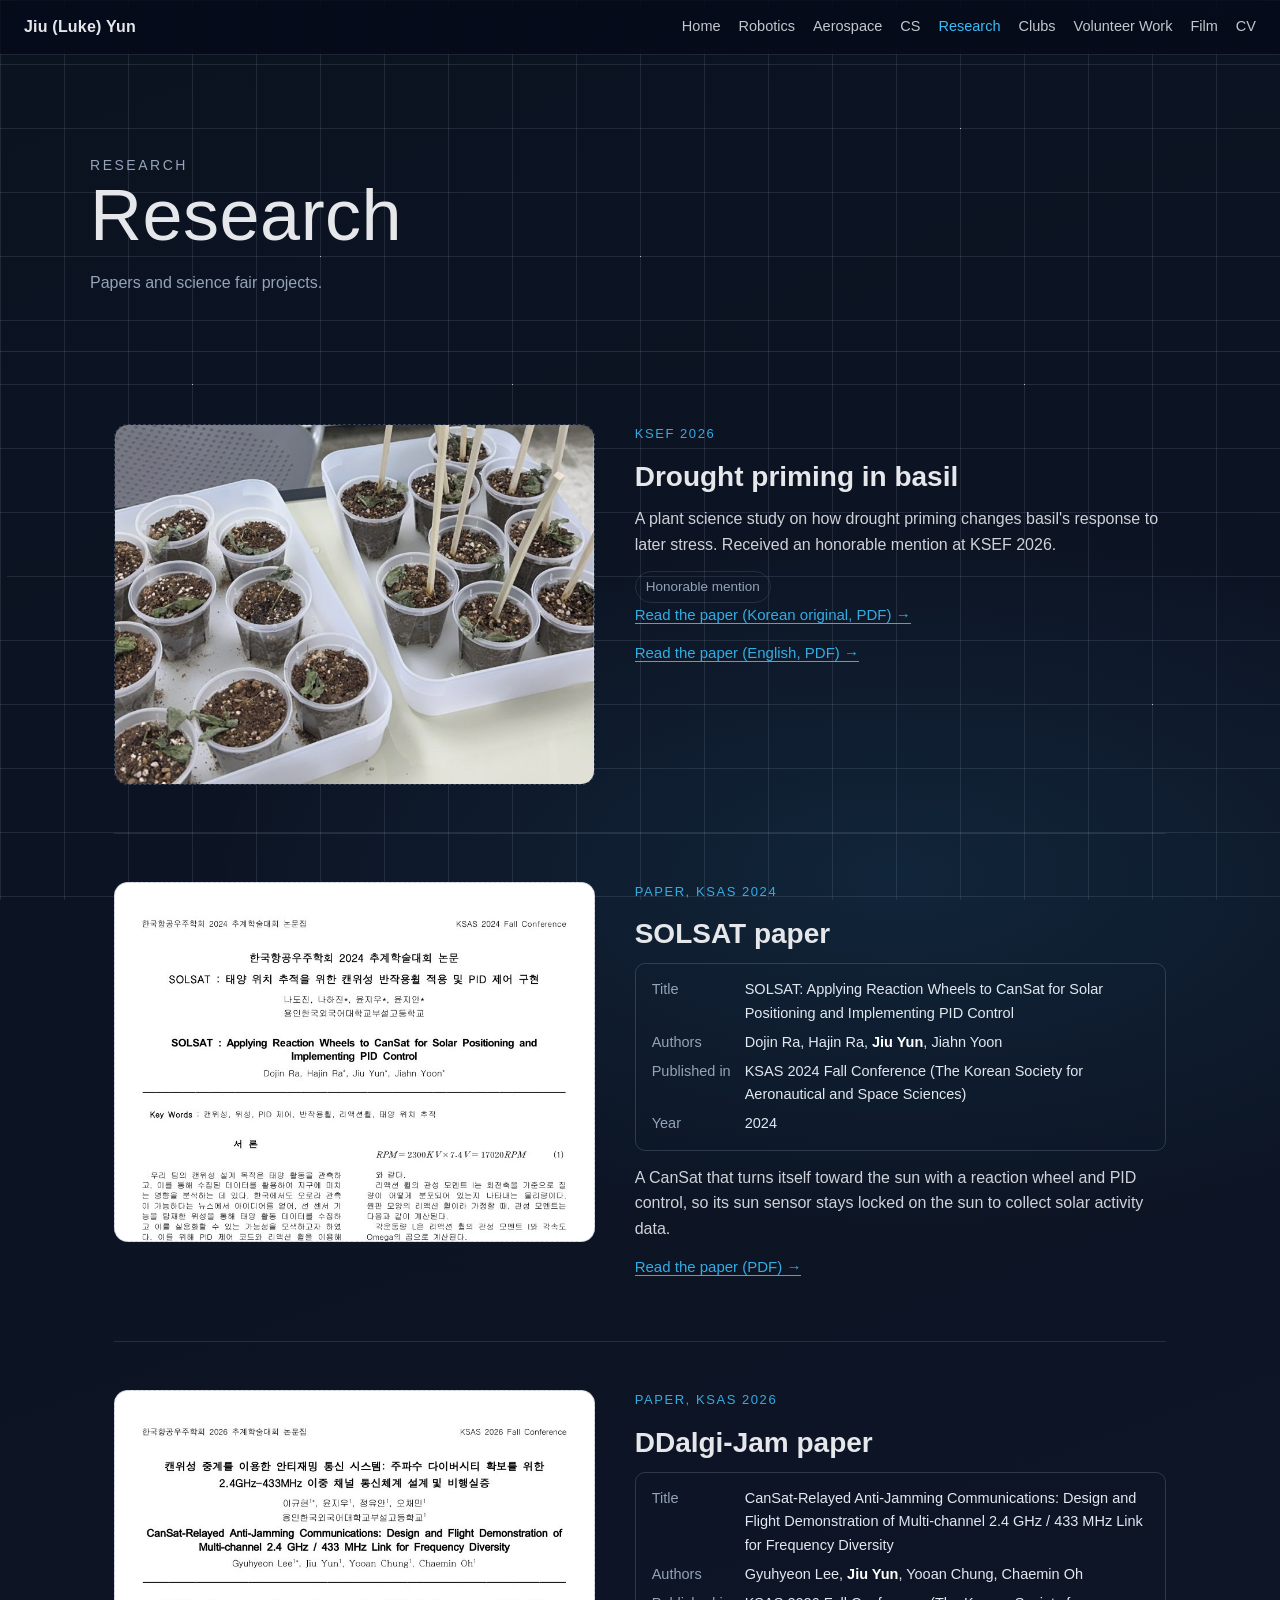
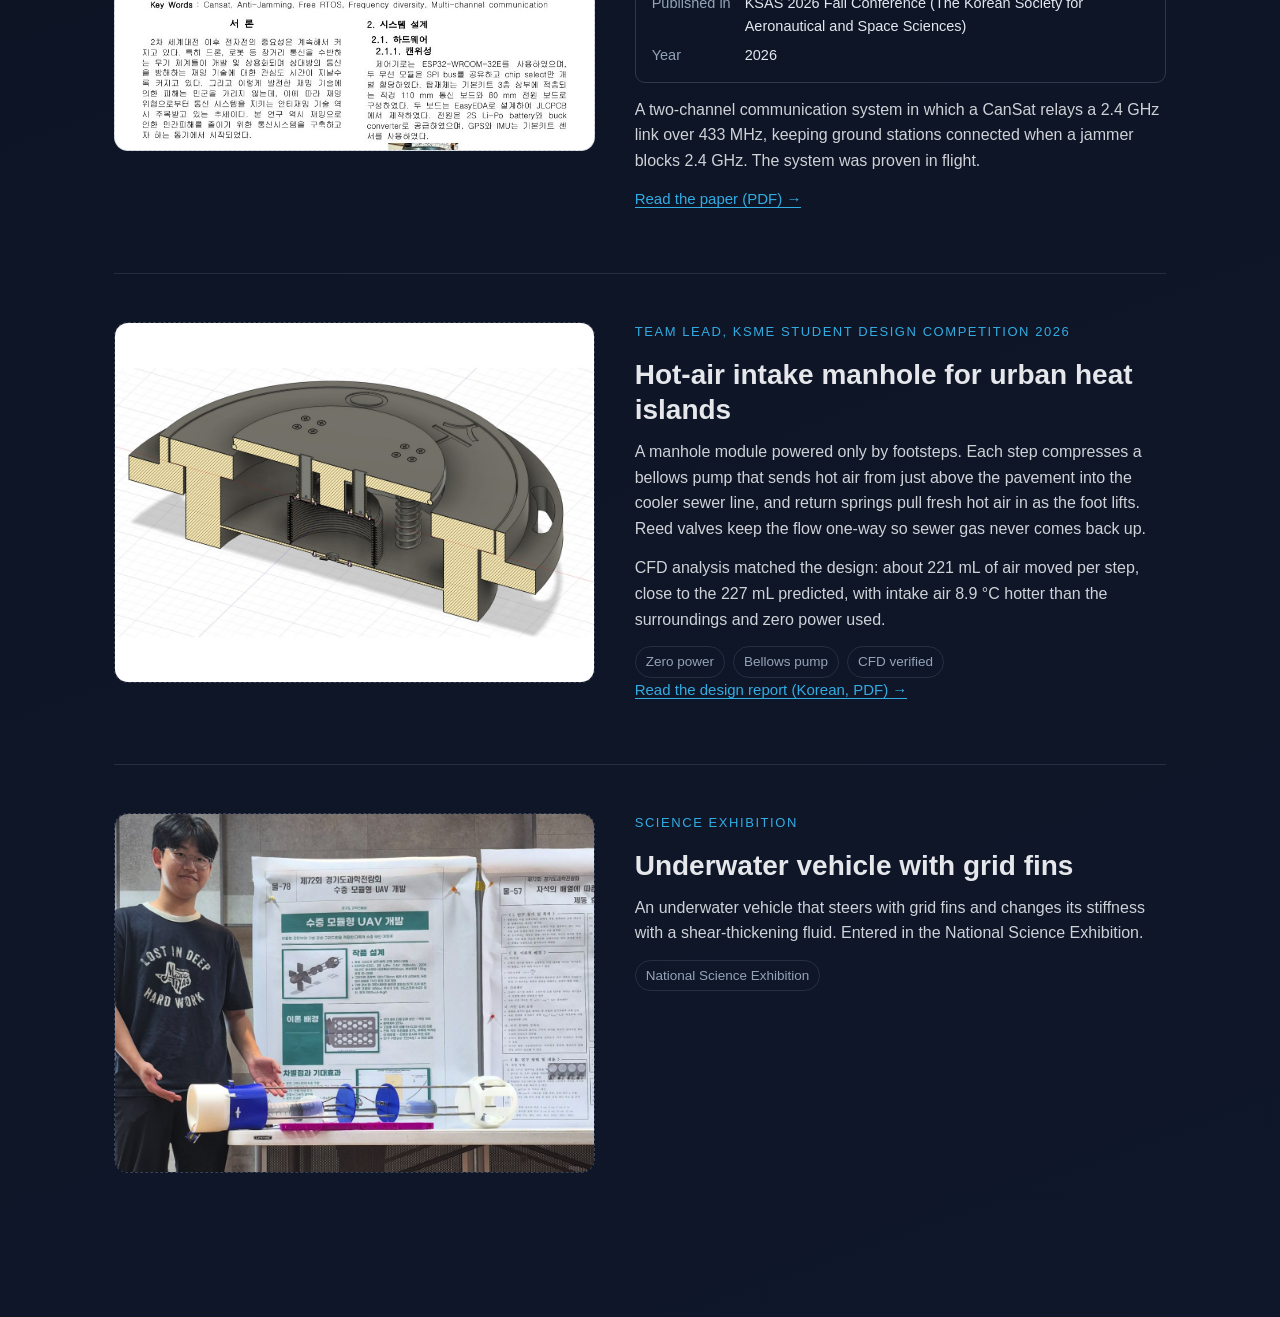
<file: research.html>
<!doctype html>
<html lang="en">
<head>
  <meta charset="UTF-8" />
  <meta name="viewport" content="width=device-width, initial-scale=1" />
  <title>Research | Jiu (Luke) Yun</title>
  <link rel="icon" href="favicon.ico?v=2" sizes="any" />
  <link rel="icon" href="assets/icons/favicon.svg?v=2" type="image/svg+xml" />
  <link rel="apple-touch-icon" href="assets/icons/apple-touch-icon.png?v=2" />
  <link rel="manifest" href="site.webmanifest" />
  <meta name="theme-color" content="#0b1220" />
  <link rel="stylesheet" href="styles/main.css?v=18" />
  <script>
    try{ if(!sessionStorage.getItem('bpIntro')){ document.documentElement.classList.add('bp-intro'); sessionStorage.setItem('bpIntro','1'); } }catch(e){}
    setTimeout(function(){ document.documentElement.classList.add('bp-done'); }, 4500);
  </script>
  <script src="scripts/blueprint.js?v=3" defer></script>
</head>
<body>

<header class="topbar">
  <div class="brand">Jiu (Luke) Yun</div>
  <nav class="nav">
    <a href="index.html">Home</a>
    <a href="robotics.html">Robotics</a>
    <a href="aerospace.html">Aerospace</a>
    <a href="cs.html">CS</a>
    <a href="research.html" class="active">Research</a>
    <a href="clubs.html">Clubs</a>
    <a href="volunteer.html">Volunteer Work</a>
    <a href="film.html">Film</a>
    <a href="cv.html">CV</a>
  </nav>
</header>

<section class="pageHead">
  <div class="pageHeadInner">
    <p class="sectionTitle">Research</p>
    <h1>Research</h1>
    <p>Papers and science fair projects.</p>
  </div>
</section>

<main class="projectList">

  <article class="project">
    <div class="projectMedia"><img src="assets/projects/ksef-basil.jpg" alt="Basil seedlings in the drought priming experiment" loading="lazy"></div>
    <div>
      <p class="projectMeta">KSEF 2026</p>
      <h2>Drought priming in basil</h2>
      <p>A plant science study on how drought priming changes basil's response to later stress. Received an honorable mention at KSEF 2026.</p>
      <ul class="tags"><li>Honorable mention</li></ul>
      <p class="projectLink"><a href="assets/papers/basil-drought-priming-ko.pdf" target="_blank" rel="noopener">Read the paper (Korean original, PDF) &rarr;</a></p>
      <p class="projectLink" style="margin-top:8px"><a href="assets/papers/basil-drought-priming-en.pdf" target="_blank" rel="noopener">Read the paper (English, PDF) &rarr;</a></p>
    </div>
  </article>

  <article class="project">
    <a class="projectMedia page" href="assets/papers/solsat-ksas2024.pdf" target="_blank" rel="noopener"><img src="assets/projects/solsat-paper-p1.jpg" alt="First page of the SOLSAT paper" loading="lazy"></a>
    <div>
      <p class="projectMeta">Paper, KSAS 2024</p>
      <h2>SOLSAT paper</h2>
      <div class="paperInfo">
        <dl>
          <dt>Title</dt><dd>SOLSAT: Applying Reaction Wheels to CanSat for Solar Positioning and Implementing PID Control</dd>
          <dt>Authors</dt><dd>Dojin Ra, Hajin Ra, <b>Jiu Yun</b>, Jiahn Yoon</dd>
          <dt>Published in</dt><dd>KSAS 2024 Fall Conference (The Korean Society for Aeronautical and Space Sciences)</dd>
          <dt>Year</dt><dd>2024</dd>
        </dl>
      </div>
      <p>A CanSat that turns itself toward the sun with a reaction wheel and PID control, so its sun sensor stays locked on the sun to collect solar activity data.</p>
      <p class="projectLink"><a href="assets/papers/solsat-ksas2024.pdf" target="_blank" rel="noopener">Read the paper (PDF) &rarr;</a></p>
    </div>
  </article>

  <article class="project">
    <a class="projectMedia page" href="assets/papers/ddalgijam-ksas2026.pdf" target="_blank" rel="noopener"><img src="assets/projects/ddalgijam-paper-p1.jpg" alt="First page of the DDalgi-Jam paper" loading="lazy"></a>
    <div>
      <p class="projectMeta">Paper, KSAS 2026</p>
      <h2>DDalgi-Jam paper</h2>
      <div class="paperInfo">
        <dl>
          <dt>Title</dt><dd>CanSat-Relayed Anti-Jamming Communications: Design and Flight Demonstration of Multi-channel 2.4 GHz / 433 MHz Link for Frequency Diversity</dd>
          <dt>Authors</dt><dd>Gyuhyeon Lee, <b>Jiu Yun</b>, Yooan Chung, Chaemin Oh</dd>
          <dt>Published in</dt><dd>KSAS 2026 Fall Conference (The Korean Society for Aeronautical and Space Sciences)</dd>
          <dt>Year</dt><dd>2026</dd>
        </dl>
      </div>
      <p>A two-channel communication system in which a CanSat relays a 2.4 GHz link over 433 MHz, keeping ground stations connected when a jammer blocks 2.4 GHz. The system was proven in flight.</p>
      <p class="projectLink"><a href="assets/papers/ddalgijam-ksas2026.pdf" target="_blank" rel="noopener">Read the paper (PDF) &rarr;</a></p>
    </div>
  </article>

  <article class="project">
    <div class="projectMedia"><img src="assets/projects/heat-manhole.jpg" alt="Section view of the hot-air intake manhole CAD model" loading="lazy"></div>
    <div>
      <p class="projectMeta">Team lead, KSME Student Design Competition 2026</p>
      <h2>Hot-air intake manhole for urban heat islands</h2>
      <p>A manhole module powered only by footsteps. Each step compresses a bellows pump that sends hot air from just above the pavement into the cooler sewer line, and return springs pull fresh hot air in as the foot lifts. Reed valves keep the flow one-way so sewer gas never comes back up.</p>
      <p>CFD analysis matched the design: about 221 mL of air moved per step, close to the 227 mL predicted, with intake air 8.9 &deg;C hotter than the surroundings and zero power used.</p>
      <ul class="tags"><li>Zero power</li><li>Bellows pump</li><li>CFD verified</li></ul>
      <p class="projectLink"><a href="assets/papers/heat-manhole-ksme2026.pdf" target="_blank" rel="noopener">Read the design report (Korean, PDF) &rarr;</a></p>
    </div>
  </article>

  <article class="project">
    <div class="projectMedia"><img src="assets/projects/underwater-uav.jpg" alt="Underwater modular UAV at the Gyeonggi Science Exhibition" loading="lazy"></div>
    <div>
      <p class="projectMeta">Science exhibition</p>
      <h2>Underwater vehicle with grid fins</h2>
      <p>An underwater vehicle that steers with grid fins and changes its stiffness with a shear-thickening fluid. Entered in the National Science Exhibition.</p>
      <ul class="tags"><li>National Science Exhibition</li></ul>
    </div>
  </article>
</main>

<script src="scripts/main.js"></script>
<script>
  window.goatcounter={no_onload:true};
  window.addEventListener('load',function(){
    var ua=navigator.userAgent||'';
    if(navigator.webdriver||/HeadlessChrome|facebookexternalhit|facebookcatalog|meta-externalagent|meta-externalfetcher|Facebot|bot|crawler|spider|preview/i.test(ua))return;
    var t=setInterval(function(){if(window.goatcounter&&window.goatcounter.count){clearInterval(t);window.goatcounter.count();}},100);
    setTimeout(function(){clearInterval(t)},10000);
  });
</script>
<script data-goatcounter="https://lukeyun.goatcounter.com/count" async src="//gc.zgo.at/count.js"></script>
</body>
</html>
</file>
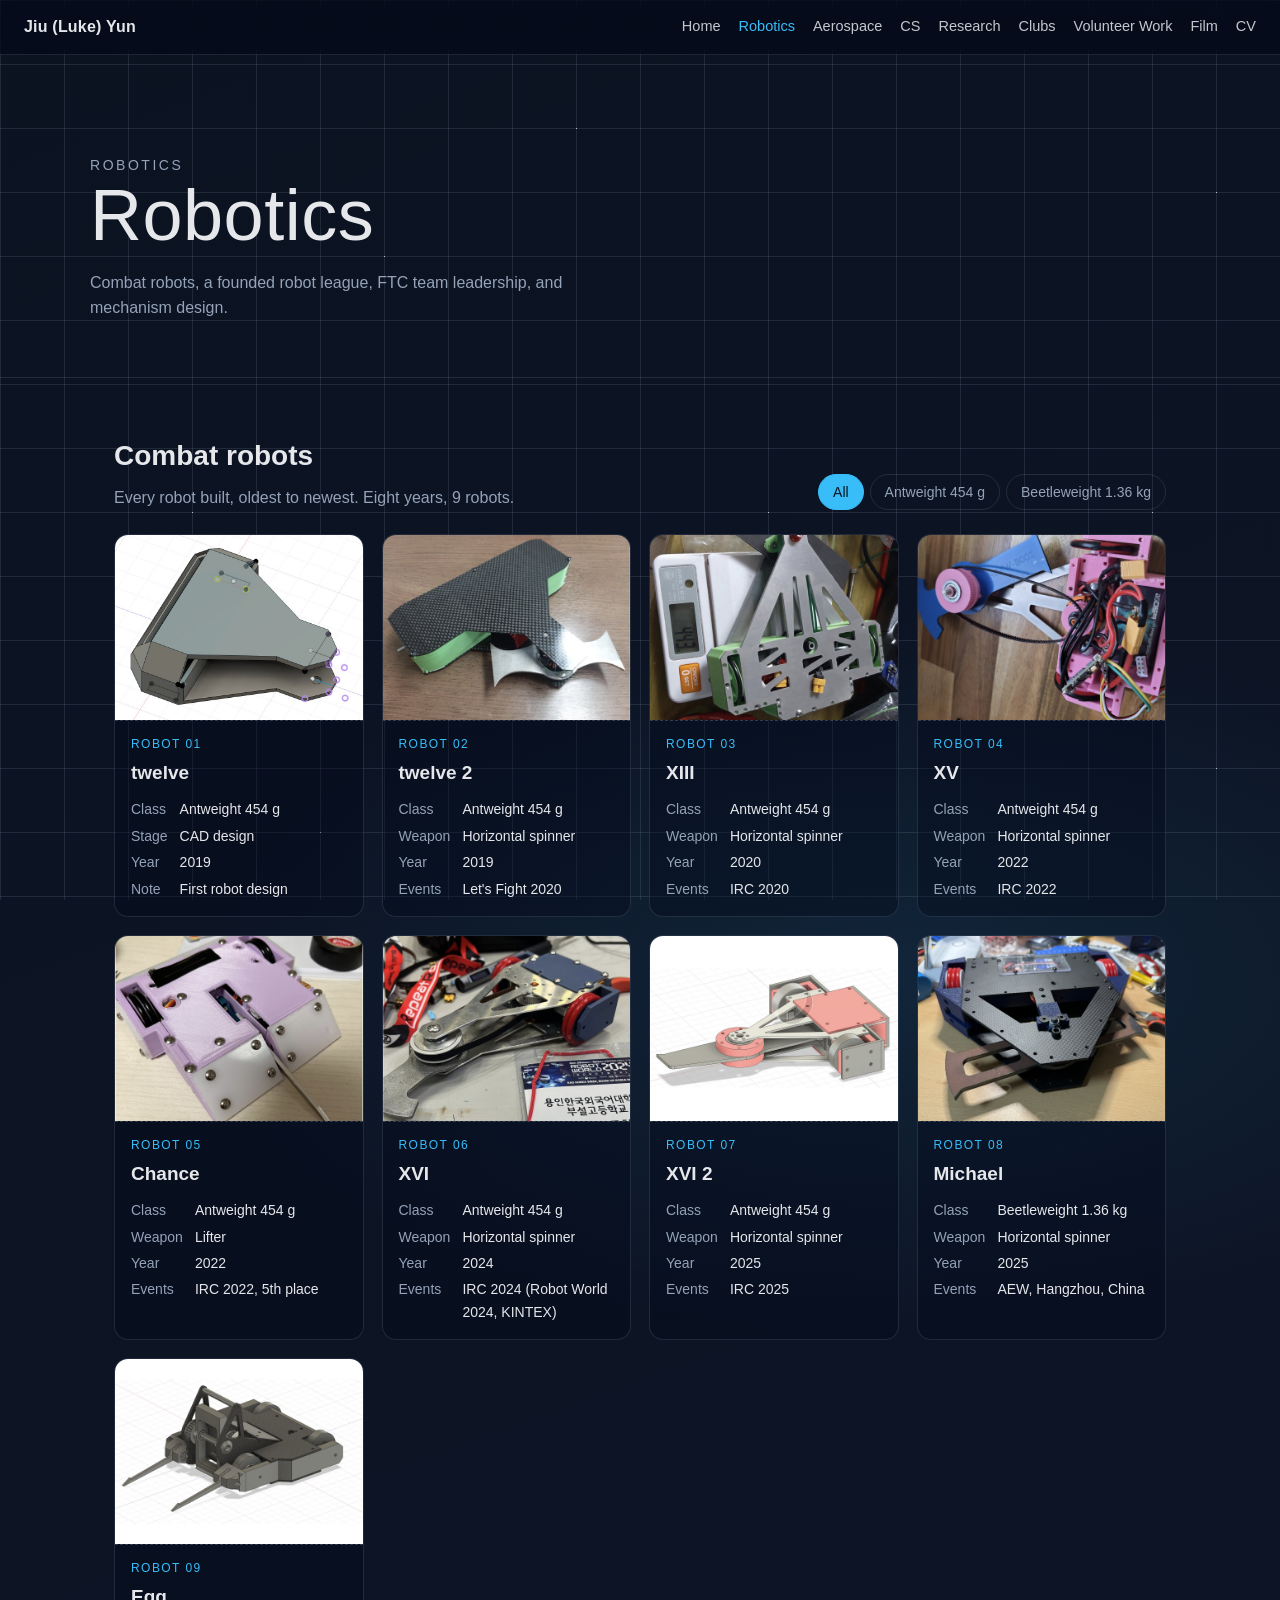
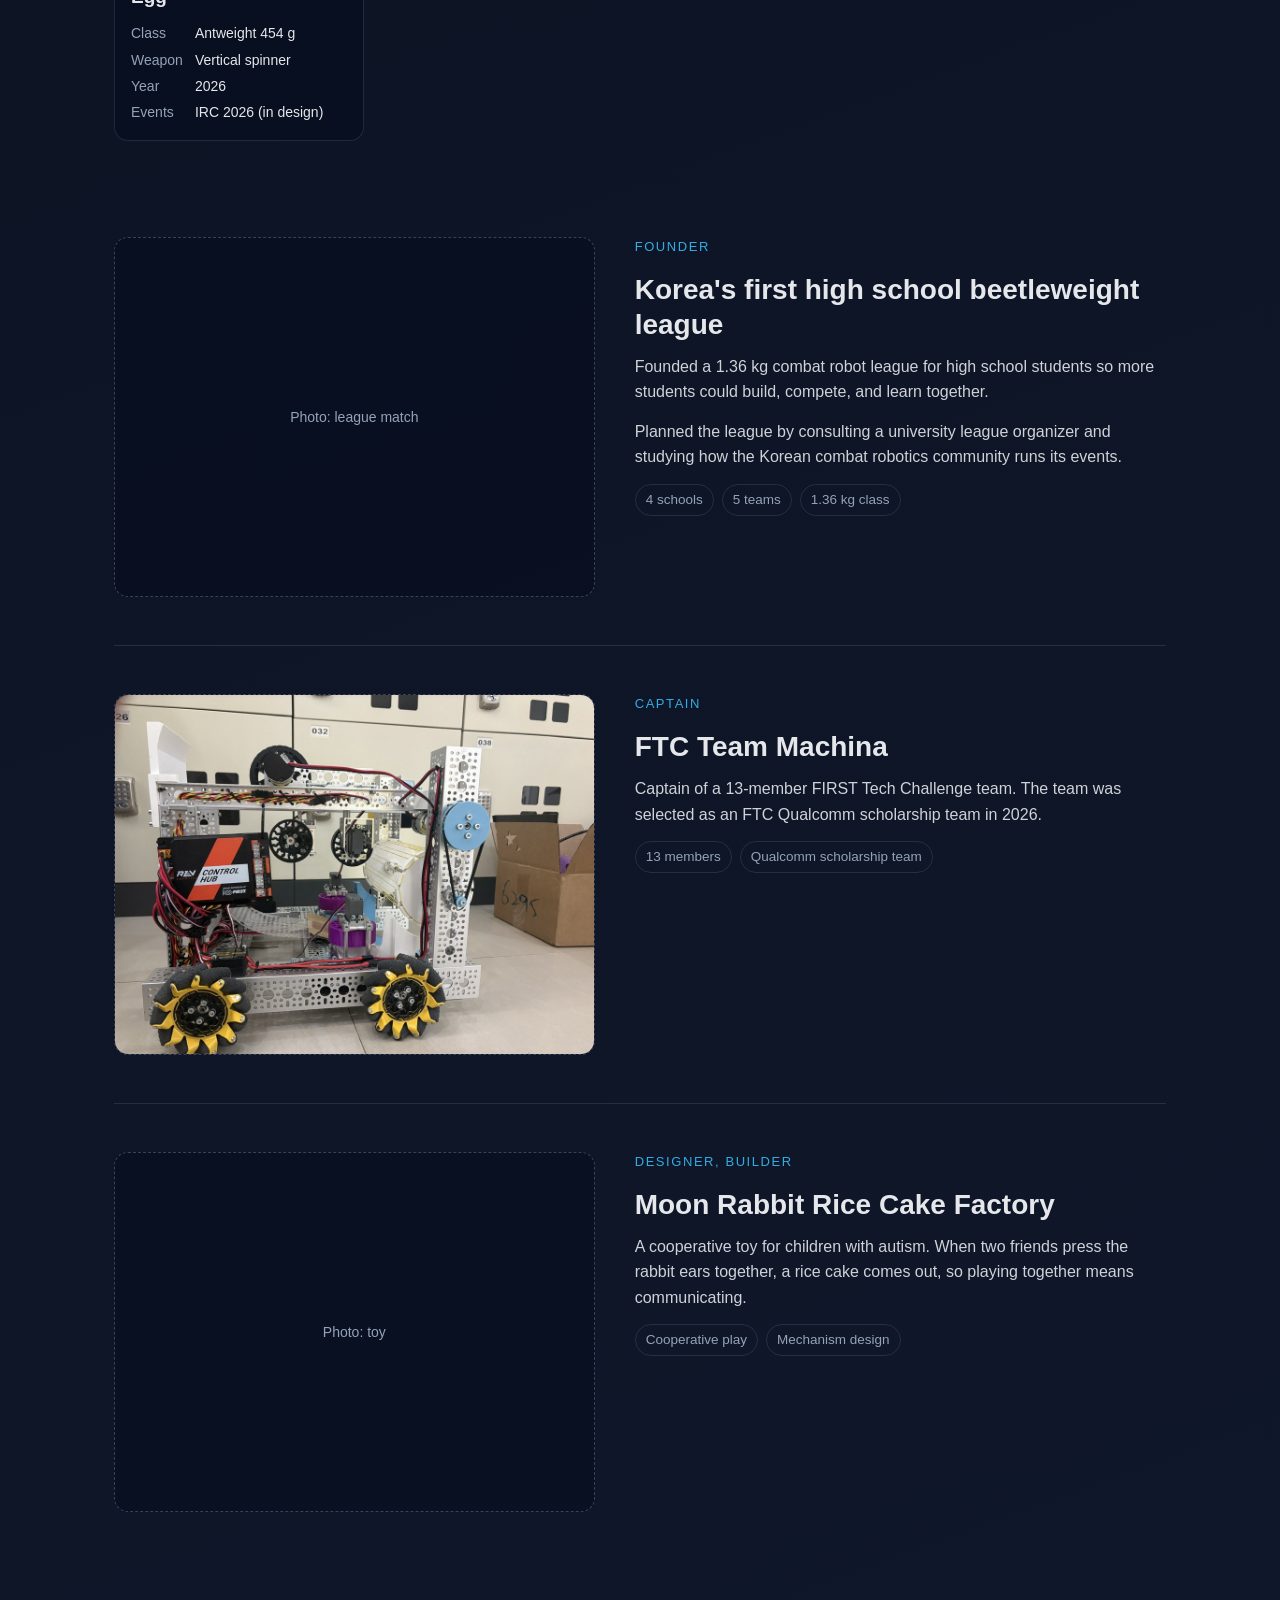
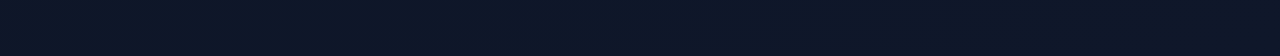
<file: robotics.html>
<!doctype html>
<html lang="en">
<head>
  <meta charset="UTF-8" />
  <meta name="viewport" content="width=device-width, initial-scale=1" />
  <title>Robotics | Jiu (Luke) Yun</title>
  <link rel="icon" href="favicon.ico?v=2" sizes="any" />
  <link rel="icon" href="assets/icons/favicon.svg?v=2" type="image/svg+xml" />
  <link rel="apple-touch-icon" href="assets/icons/apple-touch-icon.png?v=2" />
  <link rel="manifest" href="site.webmanifest" />
  <meta name="theme-color" content="#0b1220" />
  <link rel="stylesheet" href="styles/main.css?v=18" />
  <script>
    try{ if(!sessionStorage.getItem('bpIntro')){ document.documentElement.classList.add('bp-intro'); sessionStorage.setItem('bpIntro','1'); } }catch(e){}
    setTimeout(function(){ document.documentElement.classList.add('bp-done'); }, 4500);
  </script>
  <script src="scripts/blueprint.js?v=3" defer></script>
</head>
<body>

<header class="topbar">
  <div class="brand">Jiu (Luke) Yun</div>
  <nav class="nav">
    <a href="index.html">Home</a>
    <a href="robotics.html" class="active">Robotics</a>
    <a href="aerospace.html">Aerospace</a>
    <a href="cs.html">CS</a>
    <a href="research.html">Research</a>
    <a href="clubs.html">Clubs</a>
    <a href="volunteer.html">Volunteer Work</a>
    <a href="film.html">Film</a>
    <a href="cv.html">CV</a>
  </nav>
</header>

<section class="pageHead">
  <div class="pageHeadInner">
    <p class="sectionTitle">Robotics</p>
    <h1>Robotics</h1>
    <p>Combat robots, a founded robot league, FTC team leadership, and mechanism design.</p>
  </div>
</section>

<section class="lineup">
  <div class="lineupHead">
    <div>
      <h2>Combat robots</h2>
      <p>Every robot built, oldest to newest. Eight years, 9 robots.</p>
    </div>
    <div class="filter" role="group" aria-label="Filter by weight class">
      <button type="button" data-filter="all" aria-pressed="true">All</button>
      <button type="button" data-filter="ant" aria-pressed="false">Antweight 454 g</button>
      <button type="button" data-filter="beetle" aria-pressed="false">Beetleweight 1.36 kg</button>
    </div>
  </div>
  <ul class="robotGrid">
    <li class="robot" data-class="ant">
      <div class="robotPhoto"><img src="assets/robots/twelve.jpg" alt="twelve CAD model" loading="lazy"></div>
      <div class="robotBody">
        <p class="robotNo">ROBOT 01</p>
        <h3>twelve</h3>
        <dl class="robotSpecs">
          <dt>Class</dt><dd>Antweight 454 g</dd>
          <dt>Stage</dt><dd>CAD design</dd>
          <dt>Year</dt><dd>2019</dd>
          <dt>Note</dt><dd>First robot design</dd>
        </dl>
      </div>
    </li>
    <li class="robot" data-class="ant">
      <div class="robotPhoto"><img src="assets/robots/twelve-2.jpg" alt="twelve 2 antweight robot" loading="lazy"></div>
      <div class="robotBody">
        <p class="robotNo">ROBOT 02</p>
        <h3>twelve 2</h3>
        <dl class="robotSpecs">
          <dt>Class</dt><dd>Antweight 454 g</dd>
          <dt>Weapon</dt><dd>Horizontal spinner</dd>
          <dt>Year</dt><dd>2019</dd>
          <dt>Events</dt><dd>Let's Fight 2020</dd>
        </dl>
      </div>
    </li>
    <li class="robot" data-class="ant">
      <div class="robotPhoto"><img src="assets/robots/xiii.jpg" alt="XIII antweight robot" loading="lazy"></div>
      <div class="robotBody">
        <p class="robotNo">ROBOT 03</p>
        <h3>XIII</h3>
        <dl class="robotSpecs">
          <dt>Class</dt><dd>Antweight 454 g</dd>
          <dt>Weapon</dt><dd>Horizontal spinner</dd>
          <dt>Year</dt><dd>2020</dd>
          <dt>Events</dt><dd>IRC 2020</dd>
        </dl>
      </div>
    </li>
    <li class="robot" data-class="ant">
      <div class="robotPhoto"><img src="assets/robots/xv.jpg" alt="XV antweight robot" loading="lazy"></div>
      <div class="robotBody">
        <p class="robotNo">ROBOT 04</p>
        <h3>XV</h3>
        <dl class="robotSpecs">
          <dt>Class</dt><dd>Antweight 454 g</dd>
          <dt>Weapon</dt><dd>Horizontal spinner</dd>
          <dt>Year</dt><dd>2022</dd>
          <dt>Events</dt><dd>IRC 2022</dd>
        </dl>
      </div>
    </li>
    <li class="robot" data-class="ant">
      <div class="robotPhoto"><img src="assets/robots/chance.jpg" alt="Chance antweight robot" loading="lazy"></div>
      <div class="robotBody">
        <p class="robotNo">ROBOT 05</p>
        <h3>Chance</h3>
        <dl class="robotSpecs">
          <dt>Class</dt><dd>Antweight 454 g</dd>
          <dt>Weapon</dt><dd>Lifter</dd>
          <dt>Year</dt><dd>2022</dd>
          <dt>Events</dt><dd>IRC 2022, 5th place</dd>
        </dl>
      </div>
    </li>
    <li class="robot" data-class="ant">
      <div class="robotPhoto"><img src="assets/robots/xvi.jpg" alt="XVI antweight robot at Robot World 2024" loading="lazy"></div>
      <div class="robotBody">
        <p class="robotNo">ROBOT 06</p>
        <h3>XVI</h3>
        <dl class="robotSpecs">
          <dt>Class</dt><dd>Antweight 454 g</dd>
          <dt>Weapon</dt><dd>Horizontal spinner</dd>
          <dt>Year</dt><dd>2024</dd>
          <dt>Events</dt><dd>IRC 2024 (Robot World 2024, KINTEX)</dd>
        </dl>
      </div>
    </li>
    <li class="robot" data-class="ant">
      <div class="robotPhoto"><img src="assets/robots/xvi-2.jpg" alt="XVI 2 CAD model" loading="lazy"></div>
      <div class="robotBody">
        <p class="robotNo">ROBOT 07</p>
        <h3>XVI 2</h3>
        <dl class="robotSpecs">
          <dt>Class</dt><dd>Antweight 454 g</dd>
          <dt>Weapon</dt><dd>Horizontal spinner</dd>
          <dt>Year</dt><dd>2025</dd>
          <dt>Events</dt><dd>IRC 2025</dd>
        </dl>
      </div>
    </li>
    <li class="robot" data-class="beetle">
      <div class="robotPhoto"><img src="assets/robots/michael.jpg" alt="Michael beetleweight robot" loading="lazy"></div>
      <div class="robotBody">
        <p class="robotNo">ROBOT 08</p>
        <h3>Michael</h3>
        <dl class="robotSpecs">
          <dt>Class</dt><dd>Beetleweight 1.36 kg</dd>
          <dt>Weapon</dt><dd>Horizontal spinner</dd>
          <dt>Year</dt><dd>2025</dd>
          <dt>Events</dt><dd>AEW, Hangzhou, China</dd>
        </dl>
      </div>
    </li>
    <li class="robot" data-class="ant">
      <div class="robotPhoto"><img src="assets/robots/egg.jpg" alt="Egg CAD model" loading="lazy"></div>
      <div class="robotBody">
        <p class="robotNo">ROBOT 09</p>
        <h3>Egg</h3>
        <dl class="robotSpecs">
          <dt>Class</dt><dd>Antweight 454 g</dd>
          <dt>Weapon</dt><dd>Vertical spinner</dd>
          <dt>Year</dt><dd>2026</dd>
          <dt>Events</dt><dd>IRC 2026 (in design)</dd>
        </dl>
      </div>
    </li>
  </ul>
</section>

<main class="projectList">
  <article class="project">
    <div class="projectMedia">Photo: league match</div>
    <div>
      <p class="projectMeta">Founder</p>
      <h2>Korea's first high school beetleweight league</h2>
      <p>Founded a 1.36 kg combat robot league for high school students so more students could build, compete, and learn together.</p>
      <p>Planned the league by consulting a university league organizer and studying how the Korean combat robotics community runs its events.</p>
      <ul class="tags"><li>4 schools</li><li>5 teams</li><li>1.36 kg class</li></ul>
    </div>
  </article>

  <article class="project">
    <div class="projectMedia"><img src="assets/projects/ftc.jpg" alt="FTC robot built by Team Machina" loading="lazy"></div>
    <div>
      <p class="projectMeta">Captain</p>
      <h2>FTC Team Machina</h2>
      <p>Captain of a 13-member FIRST Tech Challenge team. The team was selected as an FTC Qualcomm scholarship team in 2026.</p>
      <ul class="tags"><li>13 members</li><li>Qualcomm scholarship team</li></ul>
    </div>
  </article>

  <article class="project">
    <div class="projectMedia">Photo: toy</div>
    <div>
      <p class="projectMeta">Designer, builder</p>
      <h2>Moon Rabbit Rice Cake Factory</h2>
      <p>A cooperative toy for children with autism. When two friends press the rabbit ears together, a rice cake comes out, so playing together means communicating.</p>
      <ul class="tags"><li>Cooperative play</li><li>Mechanism design</li></ul>
    </div>
  </article>
</main>

<script>
(function(){
  var btns=document.querySelectorAll('.filter button'), robots=document.querySelectorAll('.robot');
  btns.forEach(function(b){ b.addEventListener('click',function(){
    var f=b.dataset.filter;
    btns.forEach(function(x){ x.setAttribute('aria-pressed', x===b ? 'true':'false'); });
    robots.forEach(function(r){ r.hidden = !(f==='all' || r.dataset.class===f); });
  });});
})();
</script>
<script src="scripts/main.js"></script>
<script>
  window.goatcounter={no_onload:true};
  window.addEventListener('load',function(){
    var ua=navigator.userAgent||'';
    if(navigator.webdriver||/HeadlessChrome|facebookexternalhit|facebookcatalog|meta-externalagent|meta-externalfetcher|Facebot|bot|crawler|spider|preview/i.test(ua))return;
    var t=setInterval(function(){if(window.goatcounter&&window.goatcounter.count){clearInterval(t);window.goatcounter.count();}},100);
    setTimeout(function(){clearInterval(t)},10000);
  });
</script>
<script data-goatcounter="https://lukeyun.goatcounter.com/count" async src="//gc.zgo.at/count.js"></script>
</body>
</html>
</file>
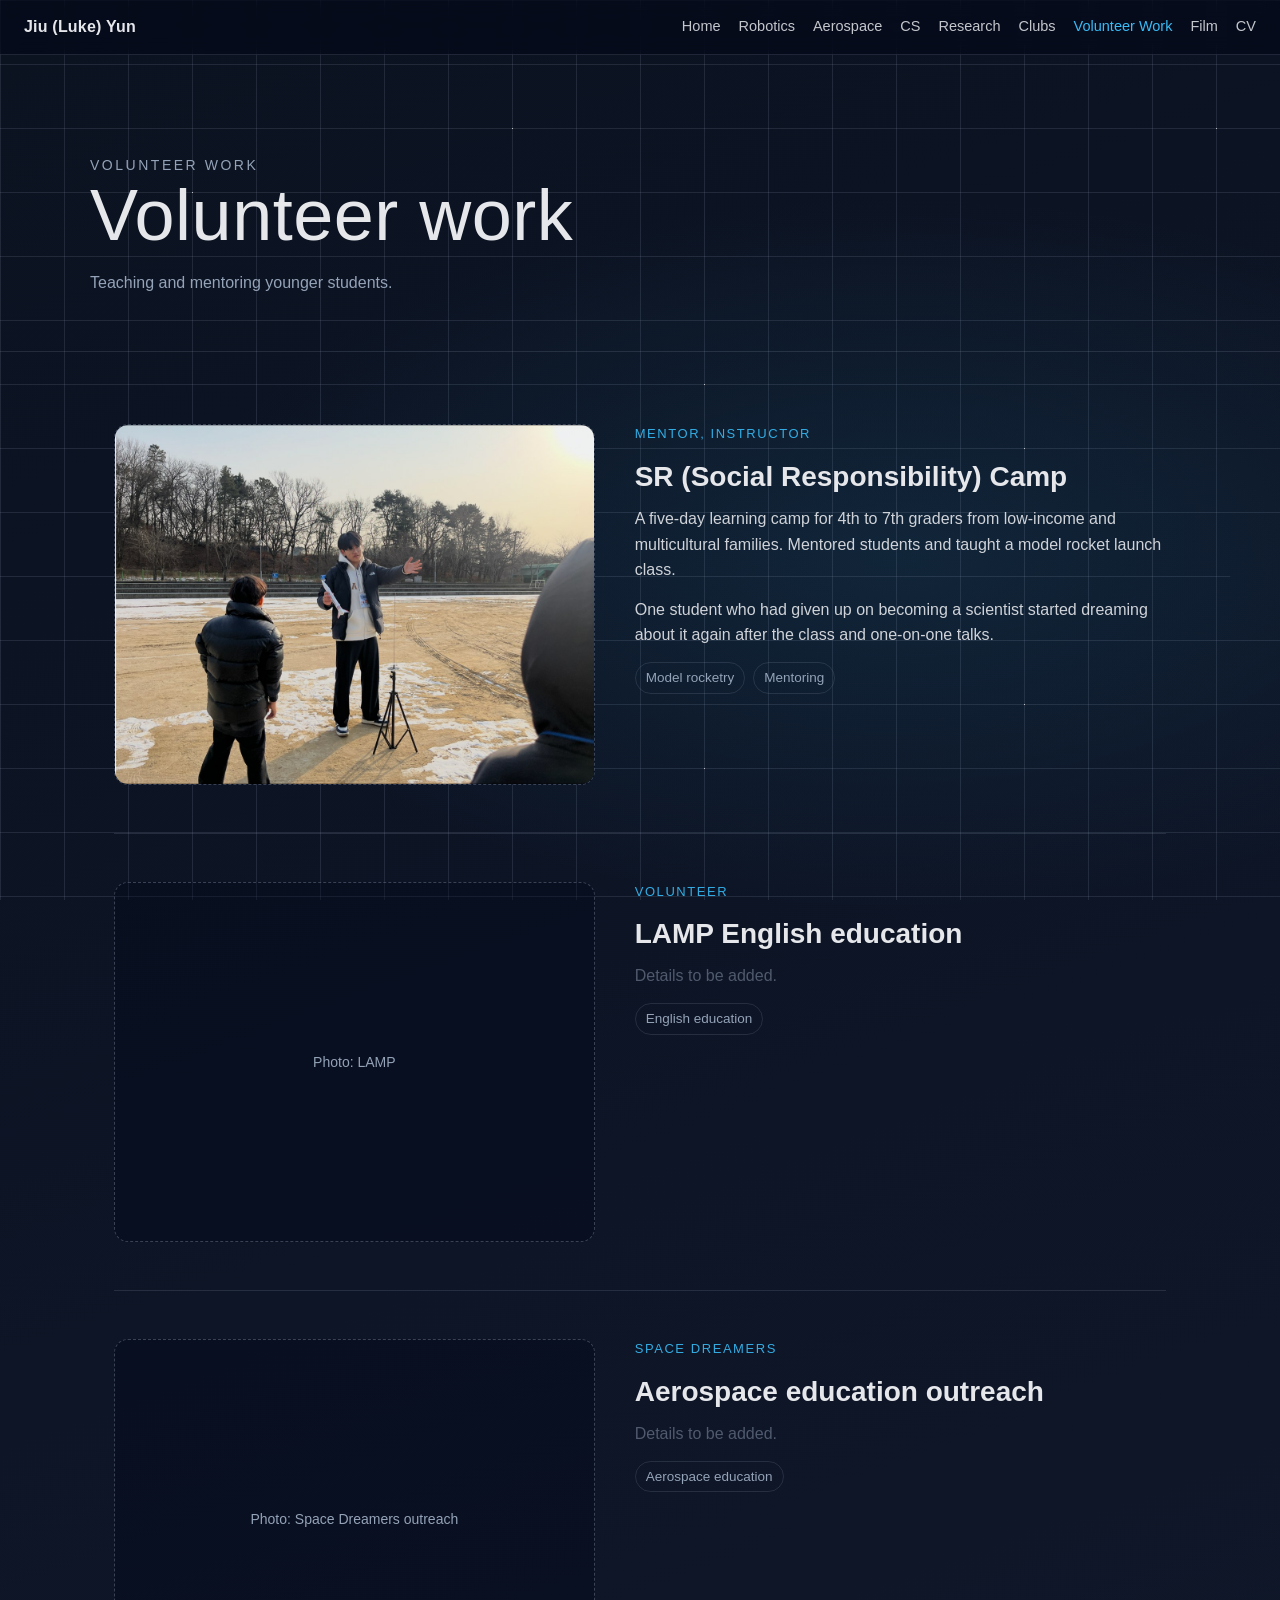
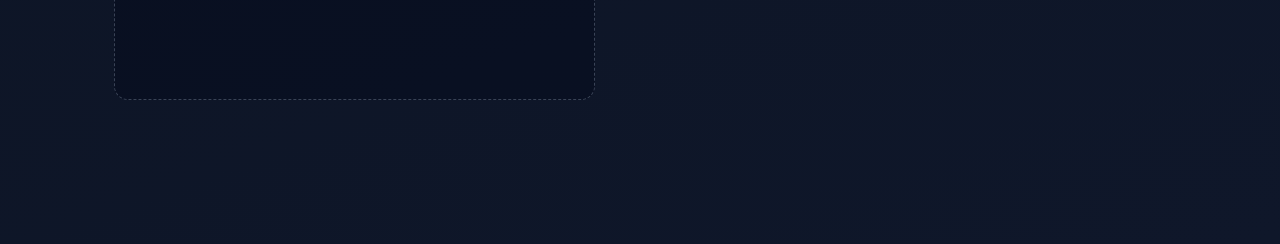
<file: volunteer.html>
<!doctype html>
<html lang="en">
<head>
  <meta charset="UTF-8" />
  <meta name="viewport" content="width=device-width, initial-scale=1" />
  <title>Volunteer Work | Jiu (Luke) Yun</title>
  <link rel="icon" href="favicon.ico?v=2" sizes="any" />
  <link rel="icon" href="assets/icons/favicon.svg?v=2" type="image/svg+xml" />
  <link rel="apple-touch-icon" href="assets/icons/apple-touch-icon.png?v=2" />
  <link rel="manifest" href="site.webmanifest" />
  <meta name="theme-color" content="#0b1220" />
  <link rel="stylesheet" href="styles/main.css?v=18" />
  <script>
    try{ if(!sessionStorage.getItem('bpIntro')){ document.documentElement.classList.add('bp-intro'); sessionStorage.setItem('bpIntro','1'); } }catch(e){}
    setTimeout(function(){ document.documentElement.classList.add('bp-done'); }, 4500);
  </script>
  <script src="scripts/blueprint.js?v=3" defer></script>
</head>
<body>

<header class="topbar">
  <div class="brand">Jiu (Luke) Yun</div>
  <nav class="nav">
    <a href="index.html">Home</a>
    <a href="robotics.html">Robotics</a>
    <a href="aerospace.html">Aerospace</a>
    <a href="cs.html">CS</a>
    <a href="research.html">Research</a>
    <a href="clubs.html">Clubs</a>
    <a href="volunteer.html" class="active">Volunteer Work</a>
    <a href="film.html">Film</a>
    <a href="cv.html">CV</a>
  </nav>
</header>

<section class="pageHead">
  <div class="pageHeadInner">
    <p class="sectionTitle">Volunteer Work</p>
    <h1>Volunteer work</h1>
    <p>Teaching and mentoring younger students.</p>
  </div>
</section>

<main class="projectList">
  <article class="project">
    <div class="projectMedia"><img src="assets/projects/sr-camp.jpg?v=3" alt="Teaching a model rocket launch class at the SR camp" loading="lazy"></div>
    <div>
      <p class="projectMeta">Mentor, instructor</p>
      <h2>SR (Social Responsibility) Camp</h2>
      <p>A five-day learning camp for 4th to 7th graders from low-income and multicultural families. Mentored students and taught a model rocket launch class.</p>
      <p>One student who had given up on becoming a scientist started dreaming about it again after the class and one-on-one talks.</p>
      <ul class="tags"><li>Model rocketry</li><li>Mentoring</li></ul>
    </div>
  </article>
  <article class="project">
    <div class="projectMedia">Photo: LAMP</div>
    <div>
      <p class="projectMeta">Volunteer</p>
      <h2>LAMP English education</h2>
      <p class="blank">Details to be added.</p>
      <ul class="tags"><li>English education</li></ul>
    </div>
  </article>

  <article class="project">
    <div class="projectMedia">Photo: Space Dreamers outreach</div>
    <div>
      <p class="projectMeta">Space Dreamers</p>
      <h2>Aerospace education outreach</h2>
      <p class="blank">Details to be added.</p>
      <ul class="tags"><li>Aerospace education</li></ul>
    </div>
  </article>
</main>

<script src="scripts/main.js"></script>
<script>
  window.goatcounter={no_onload:true};
  window.addEventListener('load',function(){
    var ua=navigator.userAgent||'';
    if(navigator.webdriver||/HeadlessChrome|facebookexternalhit|facebookcatalog|meta-externalagent|meta-externalfetcher|Facebot|bot|crawler|spider|preview/i.test(ua))return;
    var t=setInterval(function(){if(window.goatcounter&&window.goatcounter.count){clearInterval(t);window.goatcounter.count();}},100);
    setTimeout(function(){clearInterval(t)},10000);
  });
</script>
<script data-goatcounter="https://lukeyun.goatcounter.com/count" async src="//gc.zgo.at/count.js"></script>
</body>
</html>
</file>
<file: styles/main.css>
html {
  scroll-behavior: smooth;
}

:root{
  --bg:#0b1220;
  --bg2:#0f172a;
  --text:#e5e7eb;
  --muted:#94a3b8;
  --line: rgba(148,163,184,.18);
  --accent:#38bdf8;
}

*{ box-sizing:border-box; }

body{
  margin:0;
  color:var(--text);
  background:
    radial-gradient(1200px 600px at 70% 30%, rgba(56,189,248,.10), transparent 60%),
    linear-gradient(160deg, var(--bg), var(--bg2));
  font-family:-apple-system, BlinkMacSystemFont, "Segoe UI", Arial, sans-serif;
  line-height:1.6;
}

/* hero background only */
.heroWrap{
  position: relative;
  isolation: isolate;
}

.heroWrap::before{
  content:"";
  position:absolute;
  inset:0;
  pointer-events:none;
  background:
    linear-gradient(var(--line) 1px, transparent 1px) 0 0 / 64px 64px,
    linear-gradient(90deg, var(--line) 1px, transparent 1px) 0 0 / 64px 64px,
    linear-gradient(rgba(148,163,184,.08) 1px, transparent 1px) 0 0 / 16px 16px,
    linear-gradient(90deg, rgba(148,163,184,.08) 1px, transparent 1px) 0 0 / 16px 16px;
  opacity:.6;
  z-index:-1;
}

/* top nav */
.topbar{
  position:fixed;
  top:0; left:0; right:0;
  display:flex;
  align-items:center;
  justify-content:space-between;
  padding:14px 24px;
  background: rgba(2,6,23,.55);
  border-bottom:1px solid rgba(148,163,184,.18);
  backdrop-filter: blur(10px);
  z-index:50;
}

.brand{
  font-weight:700;
  letter-spacing:.2px;
}

.nav{
  display:flex;
  gap:18px;
  align-items:center;
}

.nav a{
  color:var(--text);
  text-decoration:none;
  opacity:.85;
  font-size:14.5px;
}

.nav a:hover{ opacity:1; }

.nav a.active{
  opacity:1;
  color:var(--accent);
}

/* full-screen hero */
.heroWrap{
  min-height:100vh;
  display:grid;
  place-items:center;
  padding: 0 24px;
}

.hero{
  text-align:center;
  transform: translateY(-18px);
}

.hero h1{
  margin:0;
  font-size: clamp(56px, 8vw, 110px);
  font-weight:300;
  letter-spacing:.5px;
}

.hero p{
  margin: 12px 0 0;
  color: var(--muted);
}

.down{
  margin-top: 44px;
  font-size: 34px;
  color: rgba(229,231,235,.7);
  animation: bob 1.6s ease-in-out infinite;
}

@keyframes bob{
  0%,100%{ transform: translateY(0); }
  50%{ transform: translateY(10px); }
}

/* ---- About section (scroll-down info) ---- */
.section{
  max-width: 1100px;
  margin: 0 auto;
  padding: 96px 24px;
}

.sectionTitle{
  font-size: 14px;
  letter-spacing: .18em;
  text-transform: uppercase;
  color: var(--muted);
  margin: 0 0 16px;
}

.aboutGrid{
  display: grid;
  grid-template-columns: 1fr;
  gap: 28px;
  align-items: center;
}

@media (min-width: 900px){
  .aboutGrid{
    grid-template-columns: 1.1fr .9fr; /* text | photo */
    gap: 36px;
  }
}

.aboutCard{
  background: #ffffff;              /* 완전 흰 카드 */
  border: 1px solid #e5e7eb;        /* 연한 테두리 */
  border-radius: 18px;
  padding: 26px 26px 22px;

  /* ↓ 이 줄은 제거 */
  /* backdrop-filter: blur(10px); */
}

.aboutLead{
  font-size: 28px;
  line-height: 1.25;
  margin: 0 0 12px;
  font-weight: 600;
}

.aboutBody{
  margin: 0 0 18px;
  color: var(--muted);
}

.contactList{
  display: grid;
  gap: 10px;
  margin-top: 10px;
}

.contactItem{
  display: flex;
  gap: 10px;
  align-items: baseline;
}

.contactLabel{
  width: 72px;
  color: rgba(229,231,235,.75);
  font-size: 13px;
  letter-spacing: .08em;
  text-transform: uppercase;
}

.contactValue a{
  color: var(--text);
  text-decoration: none;
  border-bottom: 1px dashed rgba(56,189,248,.55);
}
.contactValue a:hover{
  color: var(--accent);
  border-bottom-color: rgba(56,189,248,.9);
}

.profileWrap{
  display: grid;
  place-items: center;
}

.profileImg{
  width: min(420px, 92%);
  aspect-ratio: 4 / 5;
  object-fit: cover;
  border-radius: 22px;
  border: 1px solid rgba(148,163,184,.18);
  box-shadow: 0 18px 40px rgba(0,0,0,.28);
  background: rgba(2,6,23,.35);
}

/* helpers */
.page{ padding: 120px 24px 64px; max-width: 1100px; margin: 0 auto; }
.muted{ color: var(--muted); }

.downLink{
  display: inline-block;
  margin-top: 44px;
  font-size: 34px;
  color: rgba(229,231,235,.7);
  text-decoration: none;
  animation: bob 1.6s ease-in-out infinite;
}
.downLink:hover{ color: var(--accent); }

.section{
  max-width: 1100px;
  margin: 0 auto;
  padding: 96px 24px;
}

#about{
  background: #f8fafc;
  color: #0f172a;
}
/* ===== Section pages ===== */
.pageHead{position:relative;isolation:isolate;padding:140px 24px 56px;border-bottom:1px solid var(--line)}
.pageHead::before{content:"";position:absolute;inset:0;pointer-events:none;
  background:
    linear-gradient(var(--line) 1px, transparent 1px) 0 0 / 64px 64px,
    linear-gradient(90deg, var(--line) 1px, transparent 1px) 0 0 / 64px 64px,
    linear-gradient(rgba(148,163,184,.08) 1px, transparent 1px) 0 0 / 16px 16px,
    linear-gradient(90deg, rgba(148,163,184,.08) 1px, transparent 1px) 0 0 / 16px 16px;
  opacity:.6;z-index:-1}
.pageHeadInner{max-width:1100px;margin:0 auto}
.pageHead h1{margin:0;font-size:clamp(40px,6vw,72px);font-weight:300;letter-spacing:.5px;line-height:1.1}
.pageHead p{margin:14px 0 0;color:var(--muted);max-width:60ch}

.projectList{max-width:1100px;margin:0 auto;padding:24px 24px 96px}
.project{display:grid;grid-template-columns:1fr;gap:24px;padding:48px 0;border-bottom:1px solid var(--line)}
.project:last-child{border-bottom:0}
@media (min-width:900px){.project{grid-template-columns:.95fr 1.05fr;gap:40px;align-items:start}}
.projectMedia{aspect-ratio:4/3;border:1px dashed rgba(148,163,184,.35);border-radius:14px;background:rgba(2,6,23,.35);display:grid;place-items:center;color:var(--muted);font-size:14px;overflow:hidden}
.projectMedia img{width:100%;height:100%;object-fit:cover}
.projectMeta{font-size:13px;letter-spacing:.12em;text-transform:uppercase;color:var(--accent);margin:0 0 8px}
.project h2{margin:0 0 12px;font-size:28px;font-weight:600;line-height:1.25}
.project p{margin:0 0 14px;opacity:.9;max-width:62ch}
.tags{display:flex;flex-wrap:wrap;gap:8px;margin:6px 0 0;padding:0;list-style:none}
.tags li{font-size:13.5px;padding:4px 10px;border:1px solid var(--line);border-radius:999px;color:var(--muted)}

.cvWrap{max-width:1100px;margin:0 auto;padding:24px 24px 96px}
.cvBlock{padding:40px 0;border-bottom:1px solid var(--line)}
.cvBlock:last-of-type{border-bottom:0}
.cvRow{display:grid;grid-template-columns:1fr;gap:4px;padding:14px 0;border-top:1px solid rgba(148,163,184,.10)}
.cvRow:first-of-type{border-top:0}
@media (min-width:720px){.cvRow{grid-template-columns:140px 1fr;gap:24px}}
.cvDate{color:var(--muted);font-size:14.5px}
.cvTitle{font-weight:600}
.cvSub{color:var(--muted);font-size:14.5px}
.cvDownload{display:inline-block;margin-top:22px;padding:10px 18px;border:1px solid var(--accent);border-radius:10px;color:var(--accent);text-decoration:none}
.cvDownload:hover{background:rgba(56,189,248,.12)}

/* ===== Robot lineup (robotics page) ===== */
.lineup{max-width:1100px;margin:0 auto;padding:56px 24px 24px}
.lineupHead{display:flex;justify-content:space-between;align-items:flex-end;gap:16px;flex-wrap:wrap;margin-bottom:24px}
.lineupHead h2{margin:0;font-size:28px;font-weight:600}
.lineupHead p{margin:6px 0 0;color:var(--muted)}
.filter{display:flex;gap:6px;flex-wrap:wrap}
.filter button{font:inherit;font-size:14px;color:var(--muted);background:transparent;border:1px solid var(--line);border-radius:999px;padding:6px 14px;cursor:pointer}
.filter button[aria-pressed="true"]{color:var(--bg);background:var(--accent);border-color:var(--accent)}
.robotGrid{display:grid;grid-template-columns:repeat(auto-fill,minmax(230px,1fr));gap:18px;margin:0;padding:0;list-style:none}
.robot{border:1px solid var(--line);border-radius:14px;overflow:hidden;background:rgba(2,6,23,.35);display:flex;flex-direction:column}
.robot[hidden]{display:none}
.robotPhoto{position:relative;overflow:hidden;aspect-ratio:4/3;display:grid;place-items:center;color:var(--muted);font-size:13px;border-bottom:1px dashed rgba(148,163,184,.3)}
.robotPhoto img{position:absolute;inset:0;width:100%;height:100%;object-fit:cover}
.robotBody{padding:14px 16px 16px}
.robotNo{font-size:12px;letter-spacing:.12em;color:var(--accent);margin:0 0 4px}
.robot h3{margin:0 0 10px;font-size:19px;font-weight:600}
.robotSpecs{margin:0;display:grid;grid-template-columns:auto 1fr;gap:4px 12px;font-size:14px}
.robotSpecs dt{color:var(--muted)}
.robotSpecs dd{margin:0}
.blank{color:rgba(148,163,184,.55)}

.paperBlank{border:1px dashed rgba(148,163,184,.35);border-radius:10px;padding:14px 16px;margin:0 0 14px;color:var(--muted);font-size:14.5px}
.paperBlank dl{margin:0;display:grid;grid-template-columns:auto 1fr;gap:6px 14px}
.paperBlank dt{color:var(--muted)}
.paperBlank dd{margin:0;color:rgba(148,163,184,.55)}

/* ===== Site-wide blueprint grid (fixed, continuous behind every section) ===== */
.heroWrap::before, .pageHead::before{ display:none; }
body::before, body::after{
  content:"";
  position:fixed;
  inset:0;
  pointer-events:none;
  z-index:-1;
}
/* fine 16px grid */
body::before{
  background:
    linear-gradient(rgba(148,163,184,.07) 1px, transparent 1px) 0 0 / 16px 16px,
    linear-gradient(90deg, rgba(148,163,184,.07) 1px, transparent 1px) 0 0 / 16px 16px;
}
/* major 64px grid */
body::after{
  background:
    linear-gradient(rgba(148,163,184,.16) 1px, transparent 1px) 0 0 / 64px 64px,
    linear-gradient(90deg, rgba(148,163,184,.16) 1px, transparent 1px) 0 0 / 64px 64px;
}

/* intro: grid lines grow out from scattered intersections (scripts/blueprint.js) */
body::before, body::after{ transition: opacity .7s ease; }
.bp-intro:not(.bp-done) body::before,
.bp-intro:not(.bp-done) body::after{ opacity:0; }
.bpCanvas{ position:fixed; inset:0; width:100%; height:100%; pointer-events:none; z-index:-1; transition: opacity .7s ease; }
.bp-intro .hero, .bp-intro .pageHeadInner{ animation: bpFade .8s ease-out 1.4s both; }
@keyframes bpFade{ from{ opacity:0; transform: translateY(-6px); } to{ opacity:1; transform: translateY(-18px); } }
.bp-intro .pageHeadInner{ animation-name: bpFadeFlat; }
@keyframes bpFadeFlat{ from{ opacity:0; } to{ opacity:1; } }
@media (prefers-reduced-motion: reduce){
  .bp-intro body::before, .bp-intro body::after{ opacity:1 !important; }
  .bp-intro .hero, .bp-intro .pageHeadInner{ animation:none; }
  .bpCanvas{ display:none; }
}

/* ===== About: floating rounded panel ===== */
#about{
  max-width:1100px;
  margin:0 auto 96px;
  padding:72px 48px;
  border-radius:28px;
  background:#f8fafc;
  color:#0f172a;
  border:1px solid rgba(148,163,184,.25);
  box-shadow:0 30px 80px rgba(0,0,0,.35);
}
@media (max-width: 1148px){
  #about{ margin:0 24px 96px; }
}
@media (max-width: 640px){
  #about{ margin:0 16px 64px; padding:40px 20px; border-radius:20px; }
}
#about .contactLabel{ color:#475569; }
#about .contactValue a{ color:#0f172a; border-bottom-color:rgba(15,23,42,.35); }
#about .contactValue a:hover{ color:#0369a1; border-bottom-color:#0369a1; }
.projectMedia{position:relative}
.projectMedia > img{position:absolute;inset:0;width:100%;height:100%;object-fit:cover}
.projectMedia.duo{display:grid;grid-template-columns:1fr 1fr;gap:4px;place-items:stretch}
.projectMedia.duo > img{position:static;min-height:0}
.projectLink{margin:14px 0 0;font-size:15px}
.projectLink a{color:var(--accent);text-decoration:none;border-bottom:1px solid currentColor}
.projectLink a:hover{opacity:.8}
.paperInfo{border:1px solid rgba(148,163,184,.25);border-radius:10px;padding:14px 16px;margin:0 0 14px;font-size:14.5px}
.paperInfo dl{margin:0;display:grid;grid-template-columns:auto 1fr;gap:6px 14px}
.paperInfo dt{color:var(--muted)}
.paperInfo dd{margin:0;color:#e2e8f0}
.paperInfo b{font-weight:600;color:#fff}
.projectMedia.page{background:#e5e7eb}
.projectMedia.page > img{object-fit:cover;object-position:top}
a.projectMedia{display:block;width:100%;align-self:start}
/* ===== Clubs ===== */
.clubSection{max-width:1100px;margin:0 auto;padding:24px 24px 96px}
.clubGrid{list-style:none;margin:0;padding:0;display:grid;grid-template-columns:repeat(auto-fill,minmax(320px,1fr));gap:16px}
.club{border:1px solid rgba(148,163,184,.22);border-radius:16px;background:rgba(2,6,23,.45);padding:20px 22px}
.clubField{font-size:12px;letter-spacing:.12em;text-transform:uppercase;color:var(--accent);margin:0 0 8px}
.club h3{margin:0 0 6px;font-size:22px;font-weight:600}
.clubRole{margin:0;color:var(--muted);font-size:15px}
.club{display:flex;align-items:center;gap:18px}
.clubLogo{width:84px;height:84px;flex:0 0 84px;border-radius:14px;object-fit:cover;background:#fff}
.clubLogo.empty{background:transparent;border:1px dashed rgba(148,163,184,.35)}
.clubText{min-width:0}
.projectMedia.logoMedia{border-style:solid;border-color:rgba(148,163,184,.2)}
.projectMedia.logoMedia > img{position:static;width:auto;height:78%;max-width:78%;object-fit:contain;margin:auto}
.project a{color:var(--accent)}
/* ===== Film ===== */
.filmSection{max-width:1200px;margin:0 auto;padding:24px 24px 96px}
.filmMonth{font-size:13px;letter-spacing:.14em;text-transform:uppercase;color:var(--accent);font-weight:500;margin:40px 0 14px;padding-top:18px;border-top:1px solid rgba(148,163,184,.18)}
.filmMonth:first-child{margin-top:0}
.filmGrid{columns:3 280px;column-gap:12px}
.filmItem{display:block;break-inside:avoid;margin:0 0 12px;border-radius:8px;overflow:hidden;background:#0b1220;border:1px solid rgba(148,163,184,.16)}
.filmItem img{display:block;width:100%;height:auto;transition:transform .35s ease}
.filmItem:hover img{transform:scale(1.02)}
@media (max-width:640px){.filmGrid{columns:2;column-gap:8px}.filmItem{margin-bottom:8px}}
.filmHead{display:flex;align-items:center;justify-content:space-between;gap:40px}
.filmProfile{flex:0 0 230px;display:block;text-decoration:none;color:var(--muted);text-align:center;font-size:13px;letter-spacing:.04em}
.filmProfile img{display:block;width:100%;aspect-ratio:3/4;object-fit:cover;border-radius:14px;border:1px solid rgba(148,163,184,.3);box-shadow:0 18px 50px rgba(0,0,0,.45);transform:rotate(2deg);transition:transform .3s ease;margin-bottom:12px}
.filmProfile:hover img{transform:rotate(0)}
@media (max-width:720px){.filmHead{flex-direction:column;align-items:flex-start}.filmProfile{flex-basis:auto;width:180px}}
.filmMotto{margin:6px 0 18px;padding:2px 0 2px 18px;border-left:2px solid rgba(232,200,140,.7)}
.filmMotto p{margin:0;font-family:"Times New Roman",Tinos,Georgia,serif;font-style:italic;font-size:clamp(19px,2.2vw,24px);line-height:1.4;color:#f1e6cf}
.filmMotto cite{display:block;margin-top:6px;font-style:normal;font-size:12px;letter-spacing:.12em;text-transform:uppercase;color:rgba(232,200,140,.75)}
.filmFilter{display:flex;flex-wrap:wrap;gap:8px;margin:0 0 28px;position:sticky;top:64px;z-index:5;padding:10px 0;background:linear-gradient(#0b1220 70%,rgba(11,18,32,0))}
.filmFilter button{font:inherit;font-size:13px;letter-spacing:.04em;color:var(--muted);background:rgba(2,6,23,.6);border:1px solid rgba(148,163,184,.25);border-radius:999px;padding:7px 14px;cursor:pointer}
.filmFilter button span{opacity:.55;margin-left:4px}
.filmFilter button.on,.filmFilter button:hover{color:#f1e6cf;border-color:rgba(232,200,140,.7)}
.filmType{margin:0 0 44px}
.filmTypeHead{display:flex;align-items:baseline;flex-wrap:wrap;gap:6px 16px;padding-top:18px;margin:0 0 16px;border-top:1px solid rgba(148,163,184,.18)}
.filmCode{font-family:"IBM Plex Mono",ui-monospace,monospace;font-size:12px;letter-spacing:.14em;color:rgba(232,200,140,.85)}
.filmTypeHead h2{margin:0;font-size:26px;font-weight:500}
.filmTypeHead p{margin:0;color:var(--muted);font-family:"Times New Roman",Tinos,Georgia,serif;font-style:italic;font-size:16px}
.filmEq{font-family:"IBM Plex Mono",ui-monospace,monospace;font-size:14px;color:#cbd5e1;padding:3px 10px;border:1px dashed rgba(148,163,184,.35);border-radius:6px}
.filmTypeHead p{flex-basis:100%}
.cvActions{display:flex;flex-wrap:wrap;gap:10px;margin:0 0 18px}
.cvActions .cvDownload{margin-top:0}
.cvDownload.ghost{border-color:rgba(148,163,184,.4);color:var(--muted)}
.cvViewer{border:1px solid rgba(148,163,184,.25);border-radius:14px;overflow:hidden;background:#fff;height:min(88vh,1100px);margin-bottom:20px}
.cvViewer iframe{width:100%;height:100%;border:0;display:block}
@media (max-width:720px){.cvViewer{display:none}}
</file>
